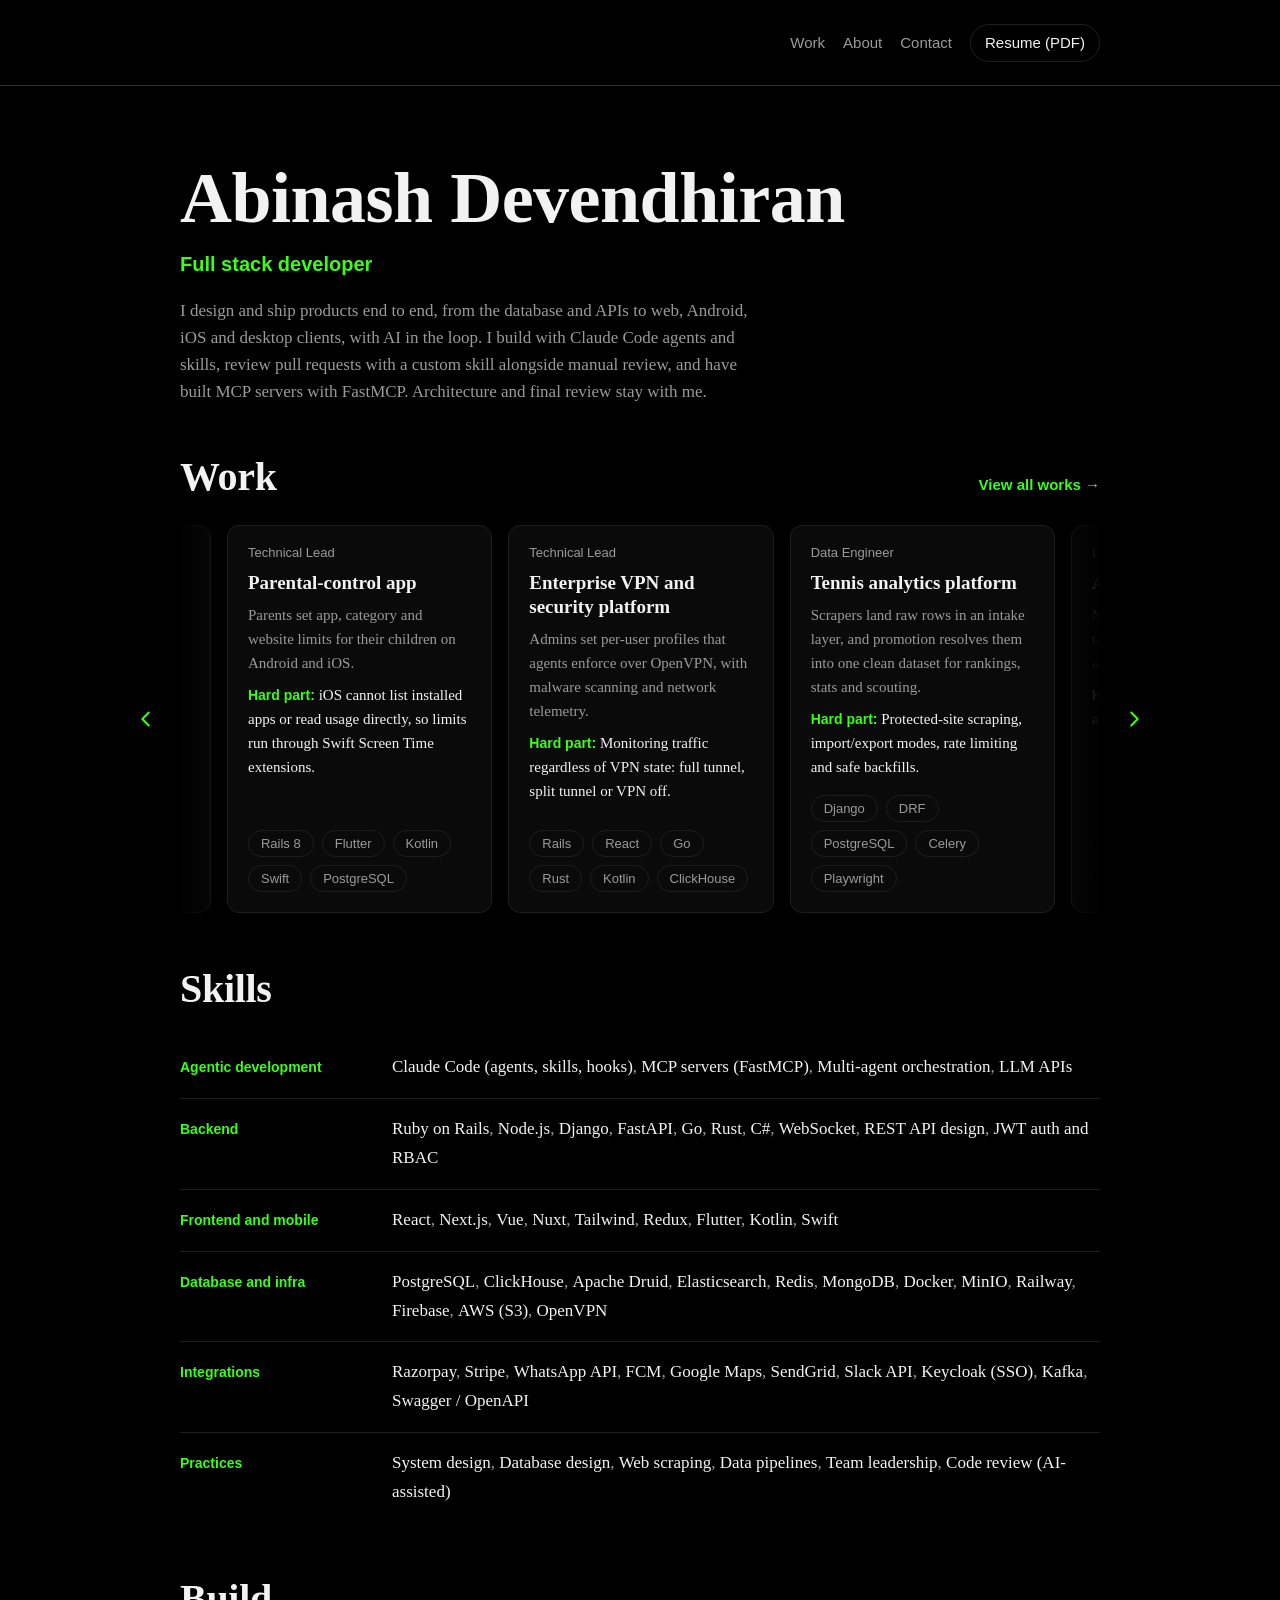
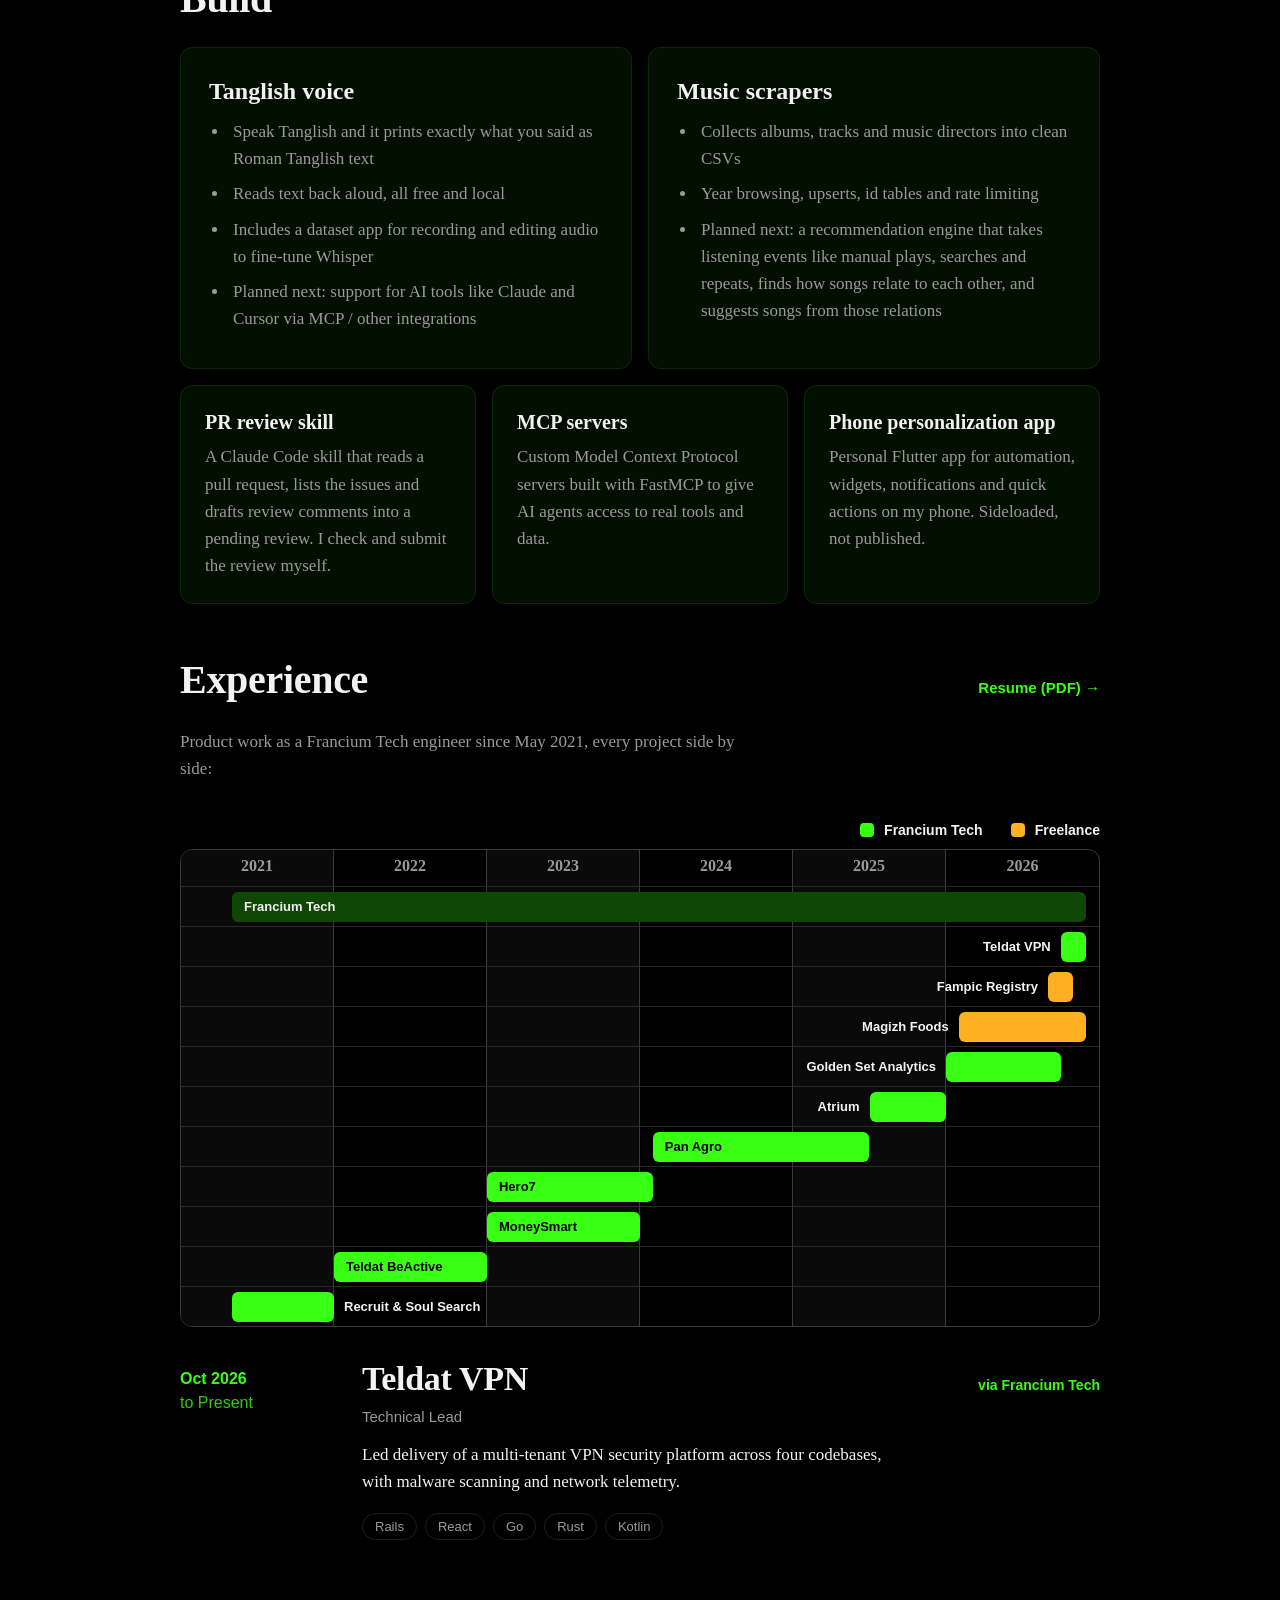
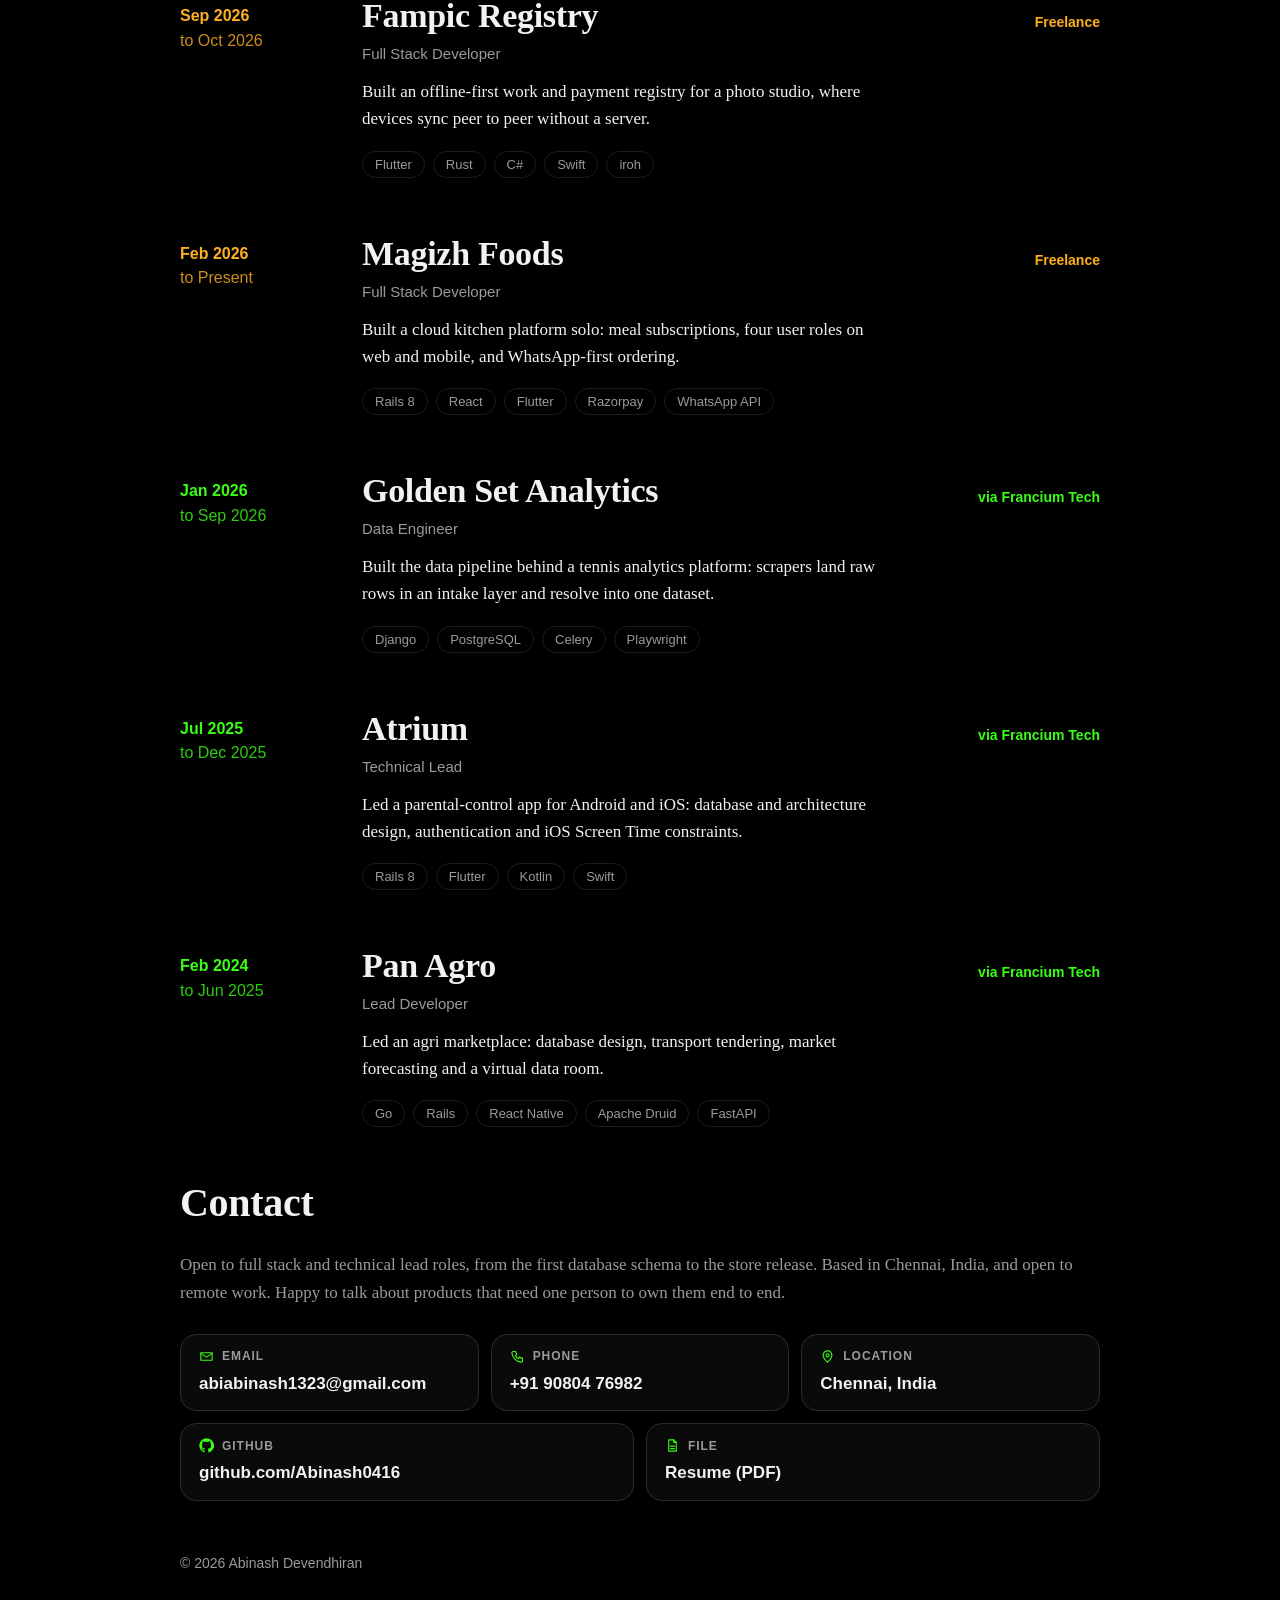
<file: index.html>
<!doctype html>
<html lang="en">
<head>
<meta charset="utf-8">
<meta name="viewport" content="width=device-width, initial-scale=1">
<title>Abinash Devendhiran — Full Stack Developer</title>
<meta name="description" content="Portfolio of Abinash Devendhiran, full stack developer and technical lead.">
<script>document.documentElement.classList.add("js")</script>
<link rel="stylesheet" href="style.css">
</head>
<body>
<header class="top">
  <a class="brand" href="#">Abinash Devendhiran</a>
  <nav aria-label="Primary">
    <a href="works.html">Work</a>
    <a href="about.html">About</a>
    <a href="#contact">Contact</a>
    <a class="pill" href="resume.pdf" target="_blank" rel="noopener">Resume (PDF)</a>
  </nav>
</header>

<main>
  <section class="hero">
    <h1>Abinash Devendhiran</h1>
    <p class="role">Full stack developer</p>
    <p class="lede">I design and ship products end to end, from the database and APIs to web, Android, iOS and desktop clients, with AI in the loop. I build with Claude Code agents and skills, review pull requests with a custom skill alongside manual review, and have built MCP servers with FastMCP. Architecture and final review stay with me.</p>
  </section>

  <section id="work">
    <div class="sec-head">
      <h2 class="title">Work</h2>
      <a class="all" href="works.html">View all works <span aria-hidden="true">→</span></a>
    </div>
    <div class="carousel">
    <button class="chev" type="button" aria-label="Previous projects" data-dir="-1"><svg viewBox="0 0 24 24" width="22" height="22" fill="none" stroke="currentColor" stroke-width="2.2" stroke-linecap="round" stroke-linejoin="round"><path d="M15 5l-7 7 7 7"/></svg></button>
    <div class="track">
    <a class="card" href="works.html#atrium">
      <div class="meta"><span>Technical Lead</span></div>
      <h3>Parental-control app</h3>
      <p>Parents set app, category and website limits for their children on Android and iOS.</p>
      <p class="hard"><strong>Hard part:</strong> iOS cannot list installed apps or read usage directly, so limits run through Swift Screen Time extensions.</p>
      <ul class="tags"><li>Rails 8</li><li>Flutter</li><li>Kotlin</li><li>Swift</li><li>PostgreSQL</li></ul>
    </a>
    <a class="card" href="works.html#teldat">
      <div class="meta"><span>Technical Lead</span></div>
      <h3>Enterprise VPN and security platform</h3>
      <p>Admins set per-user profiles that agents enforce over OpenVPN, with malware scanning and network telemetry.</p>
      <p class="hard"><strong>Hard part:</strong> Monitoring traffic regardless of VPN state: full tunnel, split tunnel or VPN off.</p>
      <ul class="tags"><li>Rails</li><li>React</li><li>Go</li><li>Rust</li><li>Kotlin</li><li>ClickHouse</li></ul>
    </a>
    <a class="card" href="works.html#gsa">
      <div class="meta"><span>Data Engineer</span></div>
      <h3>Tennis analytics platform</h3>
      <p>Scrapers land raw rows in an intake layer, and promotion resolves them into one clean dataset for rankings, stats and scouting.</p>
      <p class="hard"><strong>Hard part:</strong> Protected-site scraping, import/export modes, rate limiting and safe backfills.</p>
      <ul class="tags"><li>Django</li><li>DRF</li><li>PostgreSQL</li><li>Celery</li><li>Playwright</li></ul>
    </a>
    <a class="card" href="works.html#panagro">
      <div class="meta"><span>Lead Developer</span></div>
      <h3>Agri marketplace</h3>
      <p>Marketplace with transport tendering, market data forecasting and a virtual data room.</p>
      <p class="hard"><strong>Hard part:</strong> Forecasting pipeline and a smart-contract based secure flow.</p>
      <ul class="tags"><li>Go</li><li>Rails</li><li>React Native</li><li>Apache Druid</li><li>FastAPI</li></ul>
    </a>
    <a class="card" href="works.html#magizh">
      <div class="meta"><span>Full Stack Developer · Freelance</span></div>
      <h3>Cloud kitchen platform</h3>
      <p>Customers order one-time or subscribe to meal plans, and the kitchen runs everything from an admin portal. Built solo.</p>
      <p class="hard"><strong>Hard part:</strong> Four roles with their own flows, per-meal delivery addresses, and skipping meals inside WhatsApp.</p>
      <ul class="tags"><li>Rails 8</li><li>React</li><li>Flutter</li><li>Razorpay</li><li>WhatsApp API</li></ul>
    </a>
    <a class="card" href="works.html#fampic">
      <div class="meta"><span>Full Stack Developer · Freelance</span></div>
      <h3>Photo studio registry</h3>
      <p>Serverless work and payment registry where every phone and computer holds a full copy of the data.</p>
      <p class="hard"><strong>Hard part:</strong> Peer-to-peer sync with no server: version vectors and Lamport clocks make every device converge.</p>
      <ul class="tags"><li>Flutter</li><li>Rust</li><li>C#</li><li>Swift</li><li>iroh</li></ul>
    </a>
    </div>
    <button class="chev" type="button" aria-label="Next projects" data-dir="1"><svg viewBox="0 0 24 24" width="22" height="22" fill="none" stroke="currentColor" stroke-width="2.2" stroke-linecap="round" stroke-linejoin="round"><path d="M9 5l7 7-7 7"/></svg></button>
    </div>
  </section>

  <section id="skills">
    <h2 class="title">Skills</h2>
    <ul class="skills">
      <li><b>Agentic development</b><ul class="tags"><li>Claude Code (agents, skills, hooks)</li><li>MCP servers (FastMCP)</li><li>Multi-agent orchestration</li><li>LLM APIs</li></ul></li>
      <li><b>Backend</b><ul class="tags"><li>Ruby on Rails</li><li>Node.js</li><li>Django</li><li>FastAPI</li><li>Go</li><li>Rust</li><li>C#</li><li>WebSocket</li><li>REST API design</li><li>JWT auth and RBAC</li></ul></li>
      <li><b>Frontend and mobile</b><ul class="tags"><li>React</li><li>Next.js</li><li>Vue</li><li>Nuxt</li><li>Tailwind</li><li>Redux</li><li>Flutter</li><li>Kotlin</li><li>Swift</li></ul></li>
      <li><b>Database and infra</b><ul class="tags"><li>PostgreSQL</li><li>ClickHouse</li><li>Apache Druid</li><li>Elasticsearch</li><li>Redis</li><li>MongoDB</li><li>Docker</li><li>MinIO</li><li>Railway</li><li>Firebase</li><li>AWS (S3)</li><li>OpenVPN</li></ul></li>
      <li><b>Integrations</b><ul class="tags"><li>Razorpay</li><li>Stripe</li><li>WhatsApp API</li><li>FCM</li><li>Google Maps</li><li>SendGrid</li><li>Slack API</li><li>Keycloak (SSO)</li><li>Kafka</li><li>Swagger / OpenAPI</li></ul></li>
      <li><b>Practices</b><ul class="tags"><li>System design</li><li>Database design</li><li>Web scraping</li><li>Data pipelines</li><li>Team leadership</li><li>Code review (AI-assisted)</li></ul></li>
    </ul>
  </section>

  <section id="build">
    <h2 class="title">Build</h2>
    <div class="build-grid">
      <article class="card build-card wide"><h3>Tanglish voice</h3><ul class="bullets"><li>Speak Tanglish and it prints exactly what you said as Roman Tanglish text</li><li>Reads text back aloud, all free and local</li><li>Includes a dataset app for recording and editing audio to fine-tune Whisper</li><li>Planned next: support for AI tools like Claude and Cursor via MCP / other integrations</li></ul></article>
      <article class="card build-card wide"><h3>Music scrapers</h3><ul class="bullets"><li>Collects albums, tracks and music directors into clean CSVs</li><li>Year browsing, upserts, id tables and rate limiting</li><li>Planned next: a recommendation engine that takes listening events like manual plays, searches and repeats, finds how songs relate to each other, and suggests songs from those relations</li></ul></article>
      <article class="card build-card "><h3>PR review skill</h3><p>A Claude Code skill that reads a pull request, lists the issues and drafts review comments into a pending review. I check and submit the review myself.</p></article>
      <article class="card build-card "><h3>MCP servers</h3><p>Custom Model Context Protocol servers built with FastMCP to give AI agents access to real tools and data.</p></article>
      <article class="card build-card "><h3>Phone personalization app</h3><p>Personal Flutter app for automation, widgets, notifications and quick actions on my phone. Sideloaded, not published.</p></article>
    </div>
  </section>

  <section id="experience">
    <div class="sec-head">
      <h2 class="title">Experience</h2>
      <a class="all" href="resume.pdf" target="_blank" rel="noopener">Resume (PDF) <span aria-hidden="true">→</span></a>
    </div>
    <p class="about-text ex-intro">Product work as a Francium Tech engineer since May 2021, every project side by side:</p>
    <div class="tl">
      <p class="tl-legend"><span class="fr">Francium Tech</span><span class="fl">Freelance</span></p>
      <div class="tl-scroll">
        <div class="tl-chart">
          <div class="tl-years"><span>2021</span><span>2022</span><span>2023</span><span>2024</span><span>2025</span><span>2026</span></div>
        <div class="tl-lane static"><span class="tl-bar base" style="left:5.556%;width:93.056%">Francium Tech</span></div>
        <a class="tl-lane" data-id="teldat" href="#ex-teldat"><span class="tl-out" style="right:4.167%">Teldat VPN</span><span class="tl-bar fr" style="left:95.833%;width:2.778%"></span></a>
        <a class="tl-lane" data-id="fampic" href="#ex-fampic"><span class="tl-out" style="right:5.556%">Fampic Registry</span><span class="tl-bar fl" style="left:94.444%;width:2.778%"></span></a>
        <a class="tl-lane" data-id="magizh" href="#ex-magizh"><span class="tl-out" style="right:15.278%">Magizh Foods</span><span class="tl-bar fl" style="left:84.722%;width:13.889%"></span></a>
        <a class="tl-lane" data-id="gsa" href="#ex-gsa"><span class="tl-out" style="right:16.667%">Golden Set Analytics</span><span class="tl-bar fr" style="left:83.333%;width:12.500%"></span></a>
        <a class="tl-lane" data-id="atrium" href="#ex-atrium"><span class="tl-out" style="right:25.000%">Atrium</span><span class="tl-bar fr" style="left:75.000%;width:8.333%"></span></a>
        <a class="tl-lane" data-id="panagro" href="#ex-panagro"><span class="tl-bar fr" style="left:51.389%;width:23.611%">Pan Agro</span></a>
        <a class="tl-lane" href="works.html#earlier"><span class="tl-bar fr" style="left:33.333%;width:18.056%">Hero7</span></a>
        <a class="tl-lane" href="works.html#earlier"><span class="tl-bar fr" style="left:33.333%;width:16.667%">MoneySmart</span></a>
        <a class="tl-lane" href="works.html#earlier"><span class="tl-bar fr" style="left:16.667%;width:16.667%">Teldat BeActive</span></a>
        <a class="tl-lane" href="works.html#earlier"><span class="tl-bar fr" style="left:5.556%;width:11.111%"></span><span class="tl-out right" style="left:16.667%">Recruit &amp; Soul Search</span></a>
        </div>
      </div>
    </div>
    <div class="ex-list">
    <article class="ex-item fr" id="ex-teldat" data-id="teldat">
      <p class="ex-when"><span>Oct 2026</span><span>to Present</span></p>
      <div>
        <div class="ex-head"><h3>Teldat VPN</h3><span class="ex-via">via Francium Tech</span></div>
        <p class="ex-meta">Technical Lead</p>
        <p class="ex-desc">Led delivery of a multi-tenant VPN security platform across four codebases, with malware scanning and network telemetry.</p>
        <ul class="tags"><li>Rails</li><li>React</li><li>Go</li><li>Rust</li><li>Kotlin</li></ul>
      </div>
    </article>
    <article class="ex-item fl" id="ex-fampic" data-id="fampic">
      <p class="ex-when"><span>Sep 2026</span><span>to Oct 2026</span></p>
      <div>
        <div class="ex-head"><h3>Fampic Registry</h3><span class="ex-via">Freelance</span></div>
        <p class="ex-meta">Full Stack Developer</p>
        <p class="ex-desc">Built an offline-first work and payment registry for a photo studio, where devices sync peer to peer without a server.</p>
        <ul class="tags"><li>Flutter</li><li>Rust</li><li>C#</li><li>Swift</li><li>iroh</li></ul>
      </div>
    </article>
    <article class="ex-item fl" id="ex-magizh" data-id="magizh">
      <p class="ex-when"><span>Feb 2026</span><span>to Present</span></p>
      <div>
        <div class="ex-head"><h3>Magizh Foods</h3><span class="ex-via">Freelance</span></div>
        <p class="ex-meta">Full Stack Developer</p>
        <p class="ex-desc">Built a cloud kitchen platform solo: meal subscriptions, four user roles on web and mobile, and WhatsApp-first ordering.</p>
        <ul class="tags"><li>Rails 8</li><li>React</li><li>Flutter</li><li>Razorpay</li><li>WhatsApp API</li></ul>
      </div>
    </article>
    <article class="ex-item fr" id="ex-gsa" data-id="gsa">
      <p class="ex-when"><span>Jan 2026</span><span>to Sep 2026</span></p>
      <div>
        <div class="ex-head"><h3>Golden Set Analytics</h3><span class="ex-via">via Francium Tech</span></div>
        <p class="ex-meta">Data Engineer</p>
        <p class="ex-desc">Built the data pipeline behind a tennis analytics platform: scrapers land raw rows in an intake layer and resolve into one dataset.</p>
        <ul class="tags"><li>Django</li><li>PostgreSQL</li><li>Celery</li><li>Playwright</li></ul>
      </div>
    </article>
    <article class="ex-item fr" id="ex-atrium" data-id="atrium">
      <p class="ex-when"><span>Jul 2025</span><span>to Dec 2025</span></p>
      <div>
        <div class="ex-head"><h3>Atrium</h3><span class="ex-via">via Francium Tech</span></div>
        <p class="ex-meta">Technical Lead</p>
        <p class="ex-desc">Led a parental-control app for Android and iOS: database and architecture design, authentication and iOS Screen Time constraints.</p>
        <ul class="tags"><li>Rails 8</li><li>Flutter</li><li>Kotlin</li><li>Swift</li></ul>
      </div>
    </article>
    <article class="ex-item fr" id="ex-panagro" data-id="panagro">
      <p class="ex-when"><span>Feb 2024</span><span>to Jun 2025</span></p>
      <div>
        <div class="ex-head"><h3>Pan Agro</h3><span class="ex-via">via Francium Tech</span></div>
        <p class="ex-meta">Lead Developer</p>
        <p class="ex-desc">Led an agri marketplace: database design, transport tendering, market forecasting and a virtual data room.</p>
        <ul class="tags"><li>Go</li><li>Rails</li><li>React Native</li><li>Apache Druid</li><li>FastAPI</li></ul>
      </div>
    </article>
    </div>
  </section>

  <section id="contact">
    <h2 class="title">Contact</h2>
    <p class="about-text contact-text">Open to full stack and technical lead roles, from the first database schema to the store release. Based in Chennai, India, and open to remote work. Happy to talk about products that need one person to own them end to end.</p>
    <div class="badges">
      <a class="badge" href="mailto:abiabinash1323@gmail.com" title="abiabinash1323@gmail.com"><span class="b-top"><svg viewBox="0 0 24 24" width="20" height="20" fill="none" stroke="currentColor" stroke-width="1.8" stroke-linecap="round" stroke-linejoin="round" aria-hidden="true"><path d="M3 6h18v12H3z"/><path d="m3 7 9 6 9-6"/></svg><span class="b-label">Email</span></span><span class="b-val">abiabinash1323@gmail.com</span></a>
      <a class="badge" href="tel:+919080476982" title="+91 90804 76982"><span class="b-top"><svg viewBox="0 0 24 24" width="20" height="20" fill="none" stroke="currentColor" stroke-width="1.8" stroke-linecap="round" stroke-linejoin="round" aria-hidden="true"><path d="M5 4h4l2 5-2.5 1.5a11 11 0 0 0 5 5L15 13l5 2v4a2 2 0 0 1-2 2A16 16 0 0 1 3 6a2 2 0 0 1 2-2z"/></svg><span class="b-label">Phone</span></span><span class="b-val">+91 90804 76982</span></a>
      <a class="badge" href="https://www.google.com/maps/search/?api=1&amp;query=Chennai%2C+India" target="_blank" rel="noopener" title="Chennai, India"><span class="b-top"><svg viewBox="0 0 24 24" width="20" height="20" fill="none" stroke="currentColor" stroke-width="1.8" stroke-linecap="round" stroke-linejoin="round" aria-hidden="true"><path d="M12 21s-7-6.2-7-11a7 7 0 0 1 14 0c0 4.8-7 11-7 11z"/><circle cx="12" cy="10" r="2.5"/></svg><span class="b-label">Location</span></span><span class="b-val">Chennai, India</span></a>
      <a class="badge" href="https://github.com/Abinash0416" target="_blank" rel="noopener" title="github.com/Abinash0416"><span class="b-top"><svg viewBox="0 0 24 24" width="20" height="20" fill="currentColor" aria-hidden="true"><path d="M12 .5a11.5 11.5 0 0 0-3.64 22.41c.58.1.79-.25.79-.56v-2c-3.2.7-3.88-1.37-3.88-1.37-.52-1.33-1.28-1.69-1.28-1.69-1.05-.72.08-.7.08-.7 1.15.08 1.76 1.19 1.76 1.19 1.03 1.76 2.7 1.25 3.36.96.1-.75.4-1.25.73-1.54-2.56-.29-5.25-1.28-5.25-5.7 0-1.26.45-2.29 1.18-3.1-.12-.29-.51-1.46.11-3.05 0 0 .97-.31 3.17 1.18a11 11 0 0 1 5.77 0c2.2-1.49 3.17-1.18 3.17-1.18.62 1.59.23 2.76.11 3.05.74.81 1.18 1.84 1.18 3.1 0 4.43-2.7 5.4-5.27 5.69.41.36.78 1.06.78 2.14v3.17c0 .31.21.67.8.56A11.5 11.5 0 0 0 12 .5z"/></svg><span class="b-label">GitHub</span></span><span class="b-val">github.com/Abinash0416</span></a>
      <a class="badge" href="resume.pdf" target="_blank" rel="noopener" title="Download PDF"><span class="b-top"><svg viewBox="0 0 24 24" width="20" height="20" fill="none" stroke="currentColor" stroke-width="1.8" stroke-linecap="round" stroke-linejoin="round" aria-hidden="true"><path d="M6 3h8l4 4v14H6z"/><path d="M14 3v4h4"/><path d="M9 13h6M9 17h6"/></svg><span class="b-label">File</span></span><span class="b-val">Resume (PDF)</span></a>
    </div>
  </section>
</main>

<footer><p>© 2026 Abinash Devendhiran</p></footer>
<script>
const title = document.querySelector(".hero h1");
new IntersectionObserver(([e]) => {
  document.documentElement.classList.toggle("scrolled", !e.isIntersecting);
}, { rootMargin: "-64px 0px 0px 0px" }).observe(title);

const track = document.querySelector(".track");
const chevs = document.querySelectorAll(".chev");
const originals = [...track.children];
const before = originals.map(c => c.cloneNode(true));
const after = originals.map(c => c.cloneNode(true));
[...before, ...after].forEach(c => c.setAttribute("aria-hidden", "true"));
before.forEach(c => track.insertBefore(c, originals[0]));
after.forEach(c => track.appendChild(c));

const step = () => originals[1].offsetLeft - originals[0].offsetLeft;
const setWidth = () => step() * originals.length;
const start = () => originals[0].offsetLeft - track.offsetLeft - parseFloat(getComputedStyle(track).paddingLeft);
const center = () => { track.style.scrollBehavior = "auto"; track.scrollLeft = start(); track.style.scrollBehavior = ""; };

let settle;
const recenter = () => {
  const s0 = start();
  const w = setWidth();
  if (track.scrollLeft < s0 - w / 2 || track.scrollLeft >= s0 + w / 2) {
    const shift = track.scrollLeft < s0 ? w : -w;
    track.style.scrollSnapType = "none";
    track.scrollLeft += shift;
    track.style.scrollSnapType = "";
  }
};
track.addEventListener("scroll", () => {
  track.classList.add("scrolling");
  clearTimeout(settle);
  settle = setTimeout(() => { recenter(); track.classList.remove("scrolling"); }, 140);
}, { passive: true });
chevs.forEach(b => b.addEventListener("click", () => track.scrollBy({ left: step() * b.dataset.dir, behavior: "smooth" })));
window.addEventListener("resize", center);
center();

const tl = document.querySelector(".tl");
document.querySelectorAll(".ex-item").forEach(item => {
  const bar = () => tl.querySelector('.tl-lane[data-id="' + item.dataset.id + '"]');
  const on = () => { tl.classList.add("focus"); bar().classList.add("on"); };
  const off = () => { tl.classList.remove("focus"); bar().classList.remove("on"); };
  item.addEventListener("mouseenter", on);
  item.addEventListener("mouseleave", off);
});

const navBar = document.querySelector(".top");
const setNav = () => document.documentElement.style.setProperty("--nav-h", navBar.offsetHeight + "px");
setNav();
window.addEventListener("resize", setNav);
</script>
</body>
</html>
</file>
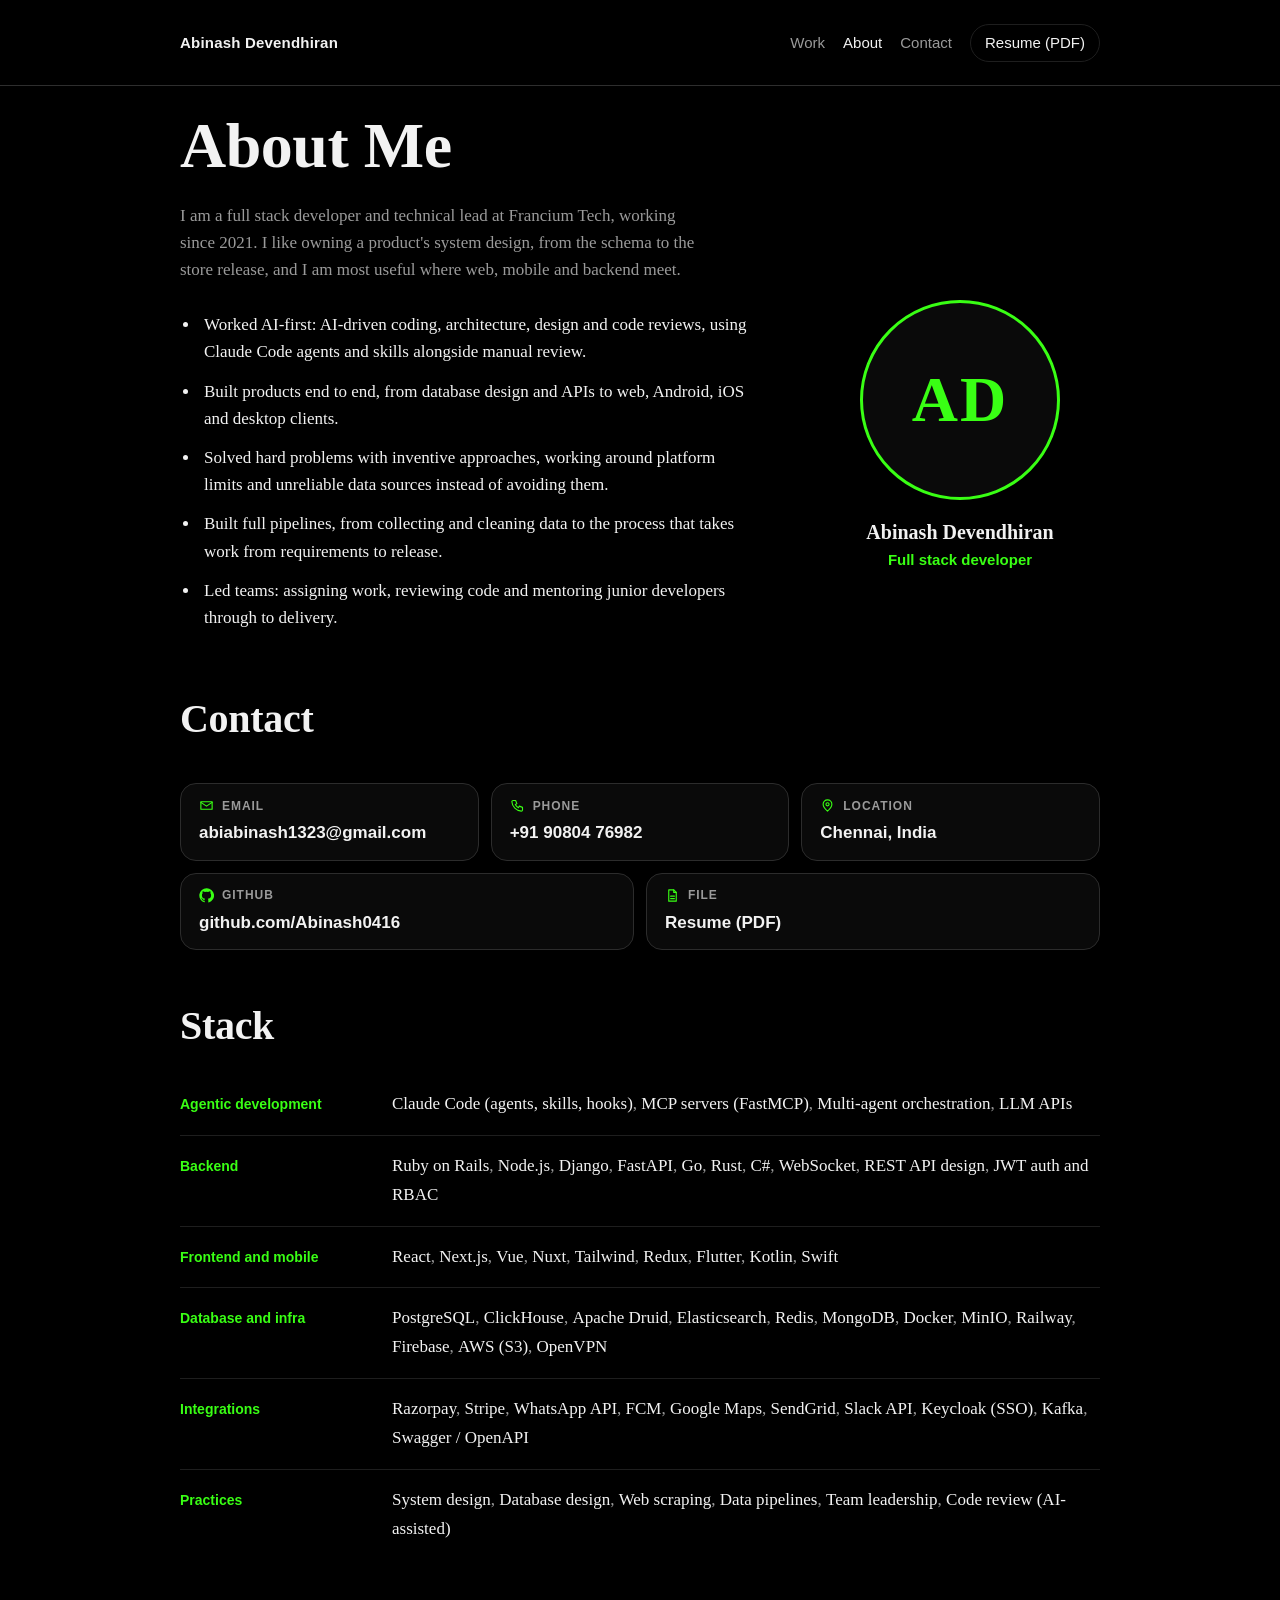
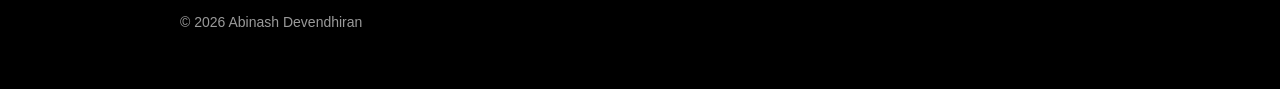
<file: about.html>
<!doctype html>
<html lang="en">
<head>
<meta charset="utf-8">
<meta name="viewport" content="width=device-width, initial-scale=1">
<title>About — Abinash Devendhiran</title>
<meta name="description" content="About Abinash Devendhiran, full stack developer and technical lead.">
<link rel="stylesheet" href="style.css">
</head>
<body>
<header class="top">
  <a class="brand" href="index.html">Abinash Devendhiran</a>
  <nav aria-label="Primary">
    <a href="works.html">Work</a>
    <a href="about.html" aria-current="page">About</a>
    <a href="#contact">Contact</a>
    <a class="pill" href="resume.pdf" target="_blank" rel="noopener">Resume (PDF)</a>
  </nav>
</header>

<main>
  <section class="about-intro">
    <div class="about-grid">
      <div class="about-copy">
        <h1>About Me</h1>
        <p class="lede">I am a full stack developer and technical lead at Francium Tech, working since 2021. I like owning a product's system design, from the schema to the store release, and I am most useful where web, mobile and backend meet.</p>
        <ul class="bullets about-bullets">
        <li>Worked AI-first: AI-driven coding, architecture, design and code reviews, using Claude Code agents and skills alongside manual review.</li>
        <li>Built products end to end, from database design and APIs to web, Android, iOS and desktop clients.</li>
        <li>Solved hard problems with inventive approaches, working around platform limits and unreliable data sources instead of avoiding them.</li>
        <li>Built full pipelines, from collecting and cleaning data to the process that takes work from requirements to release.</li>
        <li>Led teams: assigning work, reviewing code and mentoring junior developers through to delivery.</li>
        </ul>
      </div>
      <aside class="about-card">
        <div class="avatar" role="img" aria-label="Avatar with the initials AD">AD</div>
        <p class="about-name">Abinash Devendhiran</p>
        <p class="about-role">Full stack developer</p>
      </aside>
    </div>
  </section>

  <section id="contact">
    <h2 class="title">Contact</h2>
    <div class="badges">
      <a class="badge" href="mailto:abiabinash1323@gmail.com" title="abiabinash1323@gmail.com"><span class="b-top"><svg viewBox="0 0 24 24" width="20" height="20" fill="none" stroke="currentColor" stroke-width="1.8" stroke-linecap="round" stroke-linejoin="round" aria-hidden="true"><path d="M3 6h18v12H3z"/><path d="m3 7 9 6 9-6"/></svg><span class="b-label">Email</span></span><span class="b-val">abiabinash1323@gmail.com</span></a>
      <a class="badge" href="tel:+919080476982" title="+91 90804 76982"><span class="b-top"><svg viewBox="0 0 24 24" width="20" height="20" fill="none" stroke="currentColor" stroke-width="1.8" stroke-linecap="round" stroke-linejoin="round" aria-hidden="true"><path d="M5 4h4l2 5-2.5 1.5a11 11 0 0 0 5 5L15 13l5 2v4a2 2 0 0 1-2 2A16 16 0 0 1 3 6a2 2 0 0 1 2-2z"/></svg><span class="b-label">Phone</span></span><span class="b-val">+91 90804 76982</span></a>
      <a class="badge" href="https://www.google.com/maps/search/?api=1&amp;query=Chennai%2C+India" target="_blank" rel="noopener" title="Chennai, India"><span class="b-top"><svg viewBox="0 0 24 24" width="20" height="20" fill="none" stroke="currentColor" stroke-width="1.8" stroke-linecap="round" stroke-linejoin="round" aria-hidden="true"><path d="M12 21s-7-6.2-7-11a7 7 0 0 1 14 0c0 4.8-7 11-7 11z"/><circle cx="12" cy="10" r="2.5"/></svg><span class="b-label">Location</span></span><span class="b-val">Chennai, India</span></a>
      <a class="badge" href="https://github.com/Abinash0416" target="_blank" rel="noopener" title="github.com/Abinash0416"><span class="b-top"><svg viewBox="0 0 24 24" width="20" height="20" fill="currentColor" aria-hidden="true"><path d="M12 .5a11.5 11.5 0 0 0-3.64 22.41c.58.1.79-.25.79-.56v-2c-3.2.7-3.88-1.37-3.88-1.37-.52-1.33-1.28-1.69-1.28-1.69-1.05-.72.08-.7.08-.7 1.15.08 1.76 1.19 1.76 1.19 1.03 1.76 2.7 1.25 3.36.96.1-.75.4-1.25.73-1.54-2.56-.29-5.25-1.28-5.25-5.7 0-1.26.45-2.29 1.18-3.1-.12-.29-.51-1.46.11-3.05 0 0 .97-.31 3.17 1.18a11 11 0 0 1 5.77 0c2.2-1.49 3.17-1.18 3.17-1.18.62 1.59.23 2.76.11 3.05.74.81 1.18 1.84 1.18 3.1 0 4.43-2.7 5.4-5.27 5.69.41.36.78 1.06.78 2.14v3.17c0 .31.21.67.8.56A11.5 11.5 0 0 0 12 .5z"/></svg><span class="b-label">GitHub</span></span><span class="b-val">github.com/Abinash0416</span></a>
      <a class="badge" href="resume.pdf" target="_blank" rel="noopener" title="Download PDF"><span class="b-top"><svg viewBox="0 0 24 24" width="20" height="20" fill="none" stroke="currentColor" stroke-width="1.8" stroke-linecap="round" stroke-linejoin="round" aria-hidden="true"><path d="M6 3h8l4 4v14H6z"/><path d="M14 3v4h4"/><path d="M9 13h6M9 17h6"/></svg><span class="b-label">File</span></span><span class="b-val">Resume (PDF)</span></a>
    </div>
  </section>

  <section id="skills">
    <h2 class="title">Stack</h2>
    <ul class="skills">
      <li><b>Agentic development</b><ul class="tags"><li>Claude Code (agents, skills, hooks)</li><li>MCP servers (FastMCP)</li><li>Multi-agent orchestration</li><li>LLM APIs</li></ul></li>
      <li><b>Backend</b><ul class="tags"><li>Ruby on Rails</li><li>Node.js</li><li>Django</li><li>FastAPI</li><li>Go</li><li>Rust</li><li>C#</li><li>WebSocket</li><li>REST API design</li><li>JWT auth and RBAC</li></ul></li>
      <li><b>Frontend and mobile</b><ul class="tags"><li>React</li><li>Next.js</li><li>Vue</li><li>Nuxt</li><li>Tailwind</li><li>Redux</li><li>Flutter</li><li>Kotlin</li><li>Swift</li></ul></li>
      <li><b>Database and infra</b><ul class="tags"><li>PostgreSQL</li><li>ClickHouse</li><li>Apache Druid</li><li>Elasticsearch</li><li>Redis</li><li>MongoDB</li><li>Docker</li><li>MinIO</li><li>Railway</li><li>Firebase</li><li>AWS (S3)</li><li>OpenVPN</li></ul></li>
      <li><b>Integrations</b><ul class="tags"><li>Razorpay</li><li>Stripe</li><li>WhatsApp API</li><li>FCM</li><li>Google Maps</li><li>SendGrid</li><li>Slack API</li><li>Keycloak (SSO)</li><li>Kafka</li><li>Swagger / OpenAPI</li></ul></li>
      <li><b>Practices</b><ul class="tags"><li>System design</li><li>Database design</li><li>Web scraping</li><li>Data pipelines</li><li>Team leadership</li><li>Code review (AI-assisted)</li></ul></li>
    </ul>
  </section>
</main>

<footer><p>© 2026 Abinash Devendhiran</p></footer>
<script>
const navBar = document.querySelector(".top");
const setNav = () => document.documentElement.style.setProperty("--nav-h", navBar.offsetHeight + "px");
setNav();
window.addEventListener("resize", setNav);
</script>
</body>
</html>
</file>
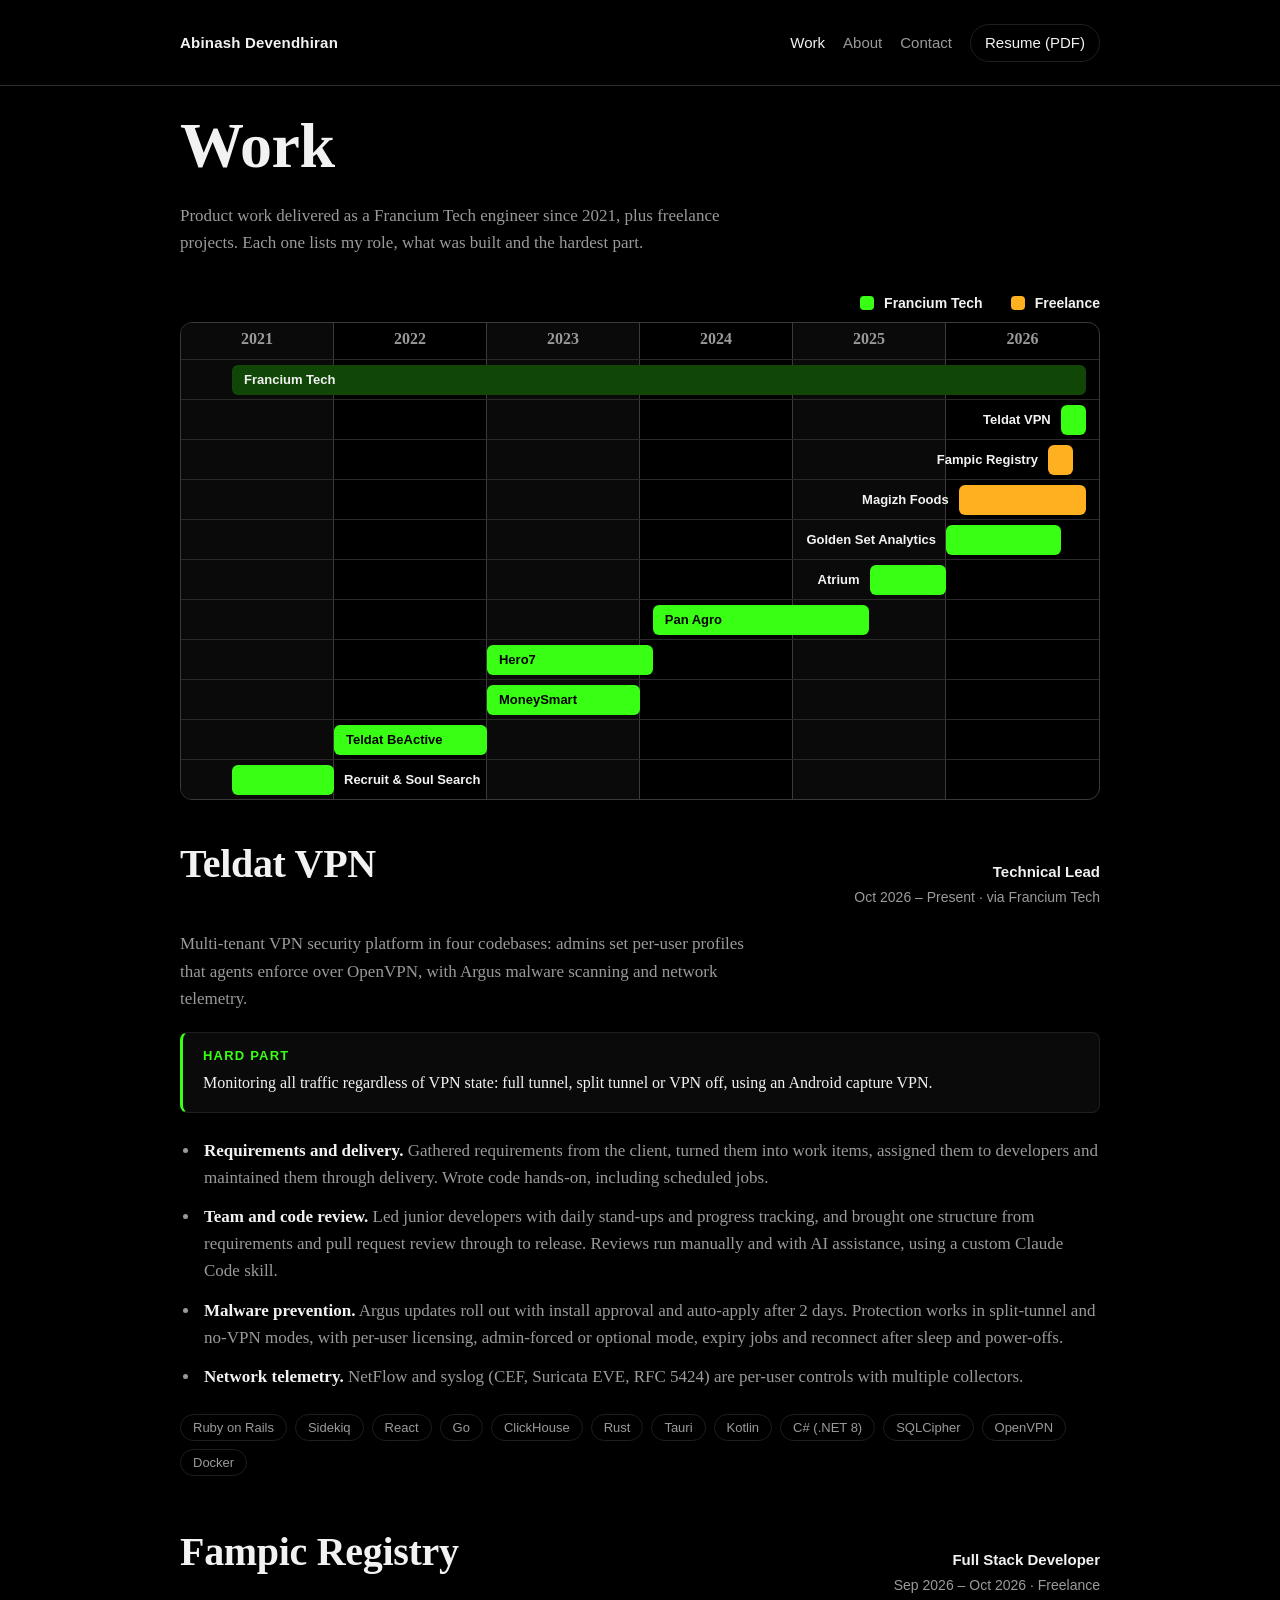
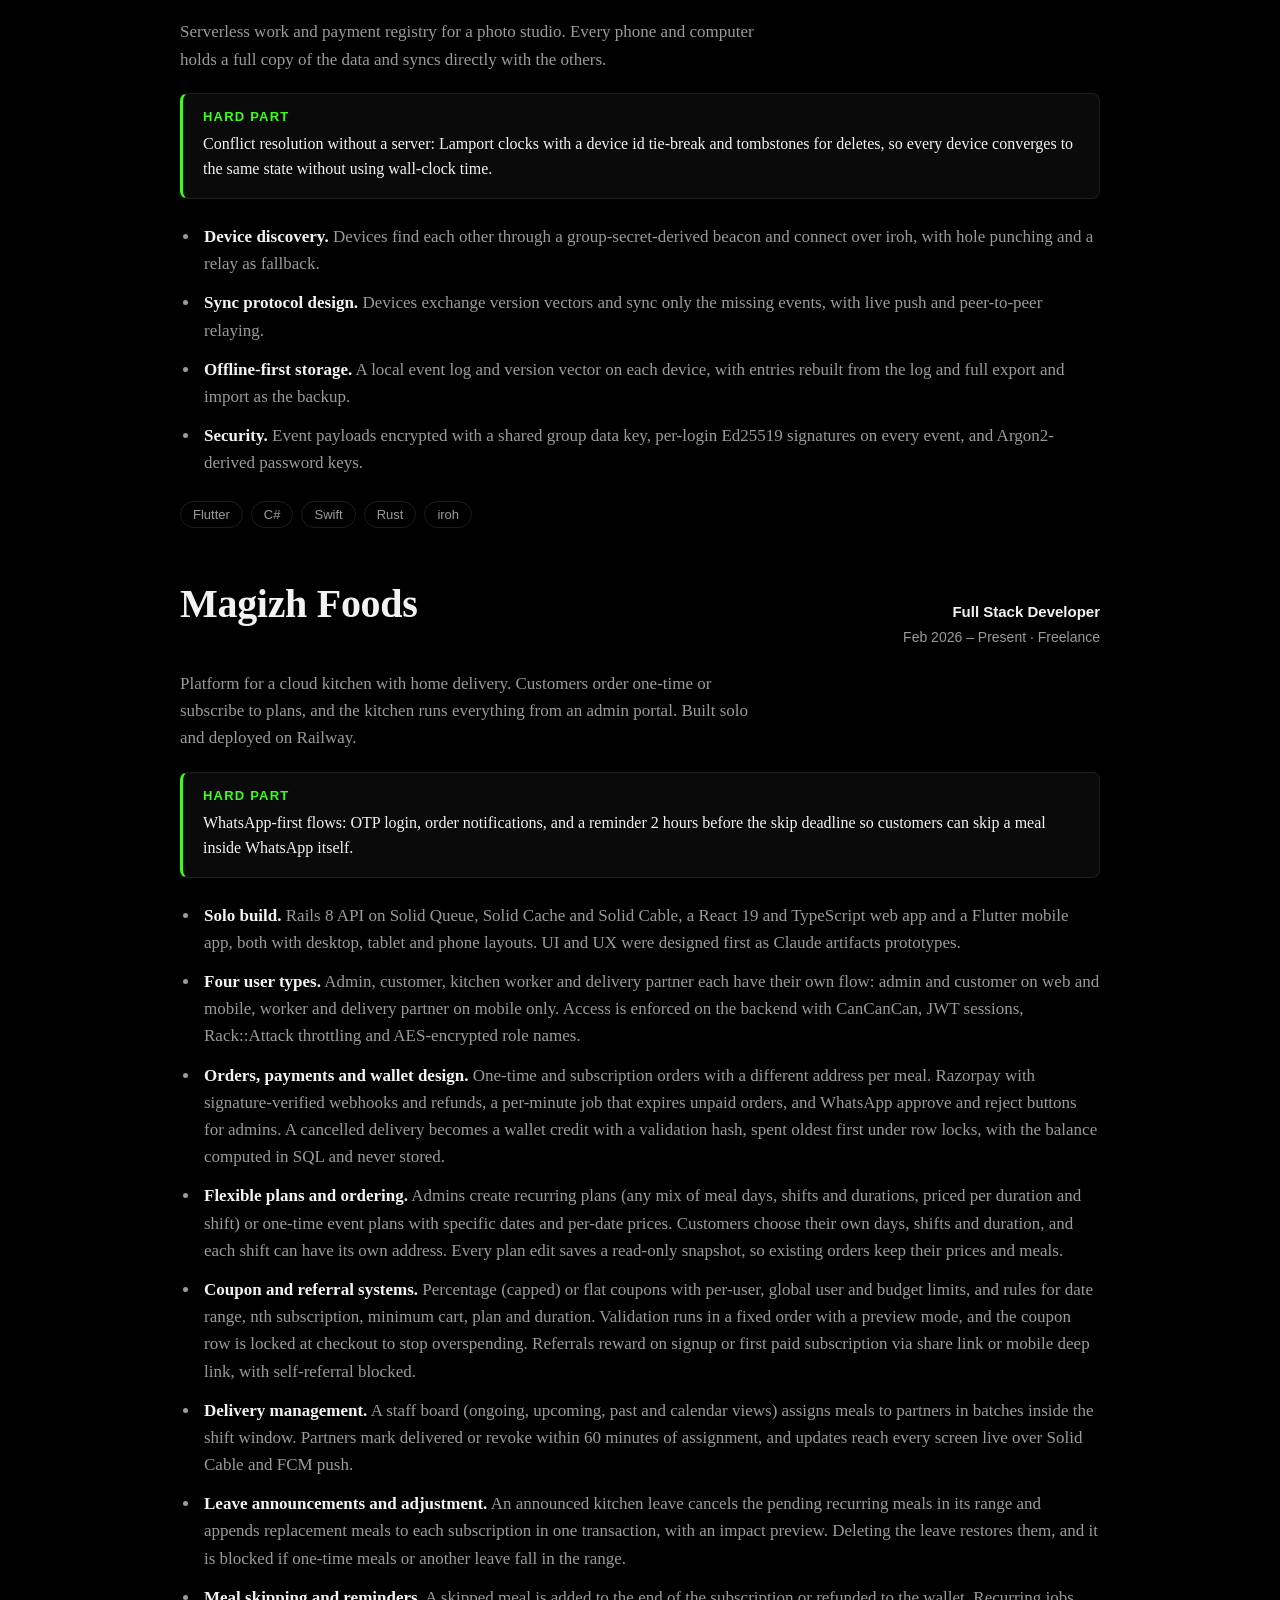
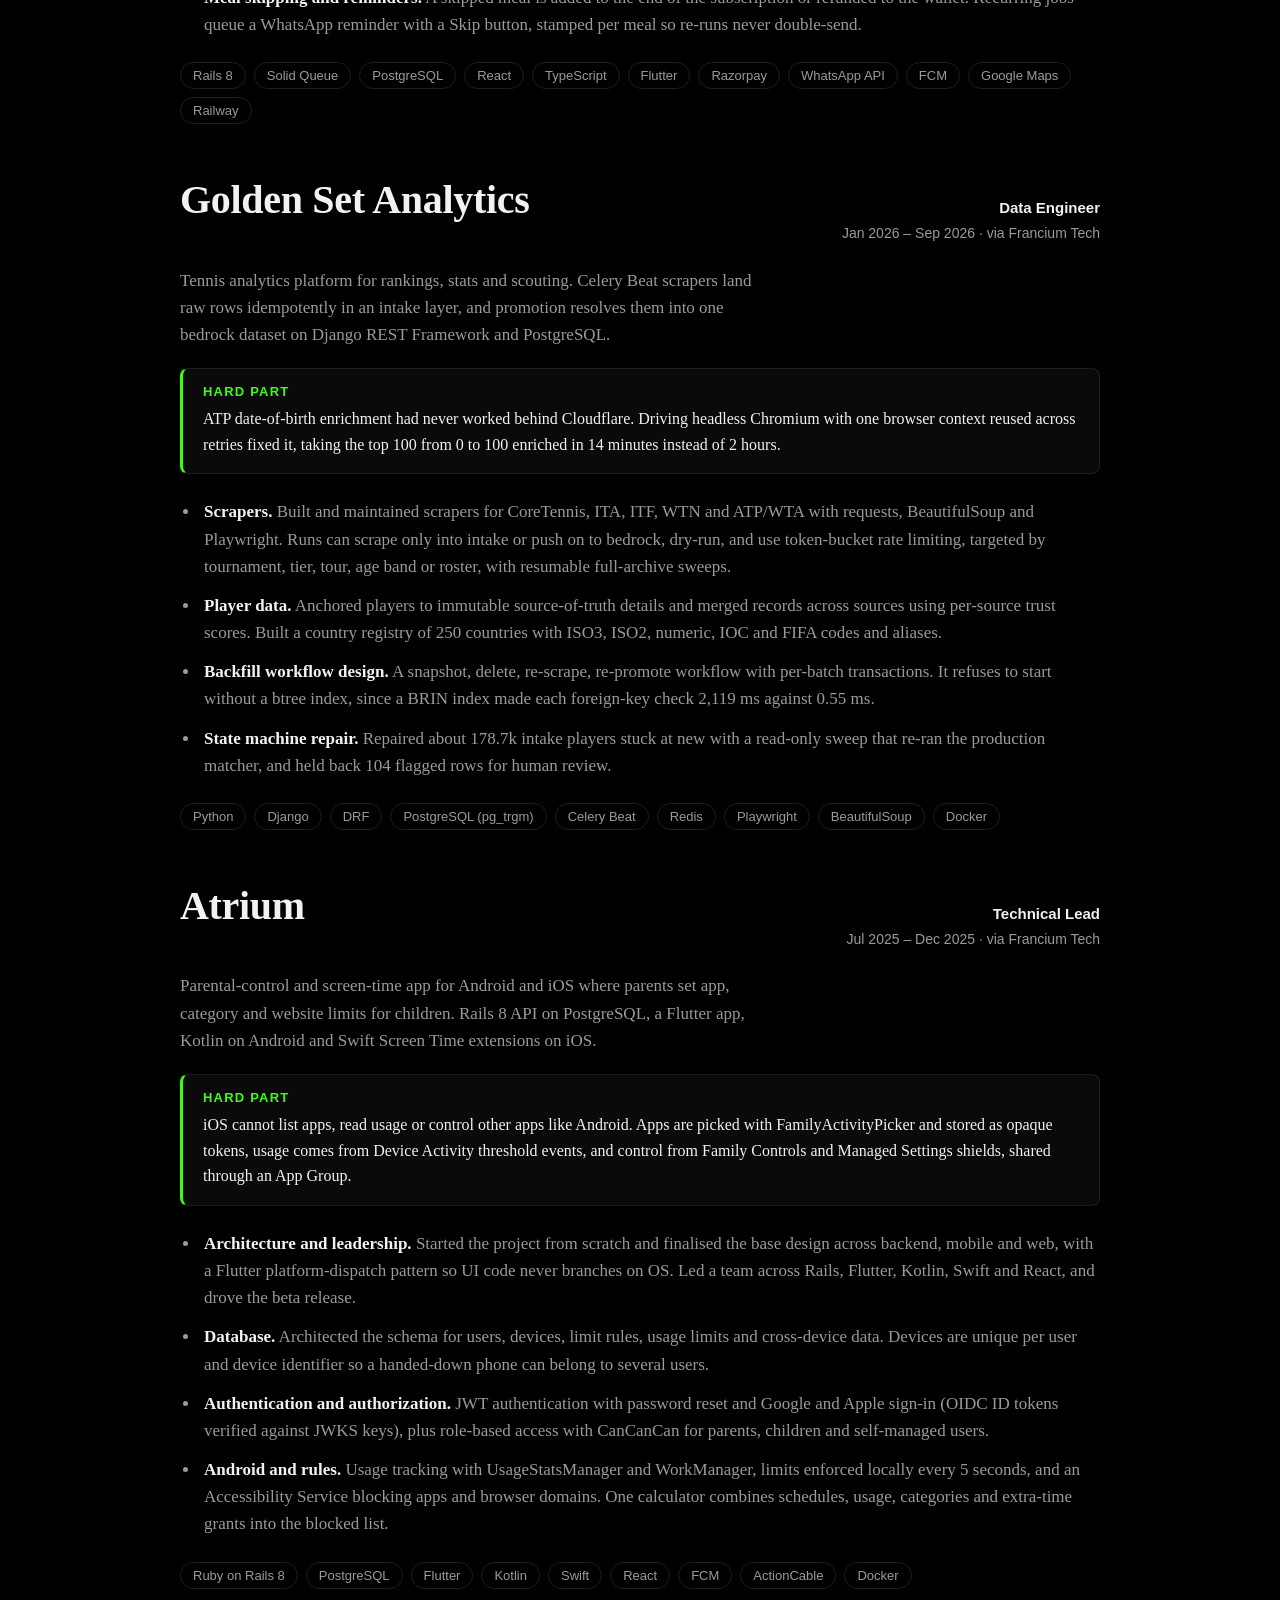
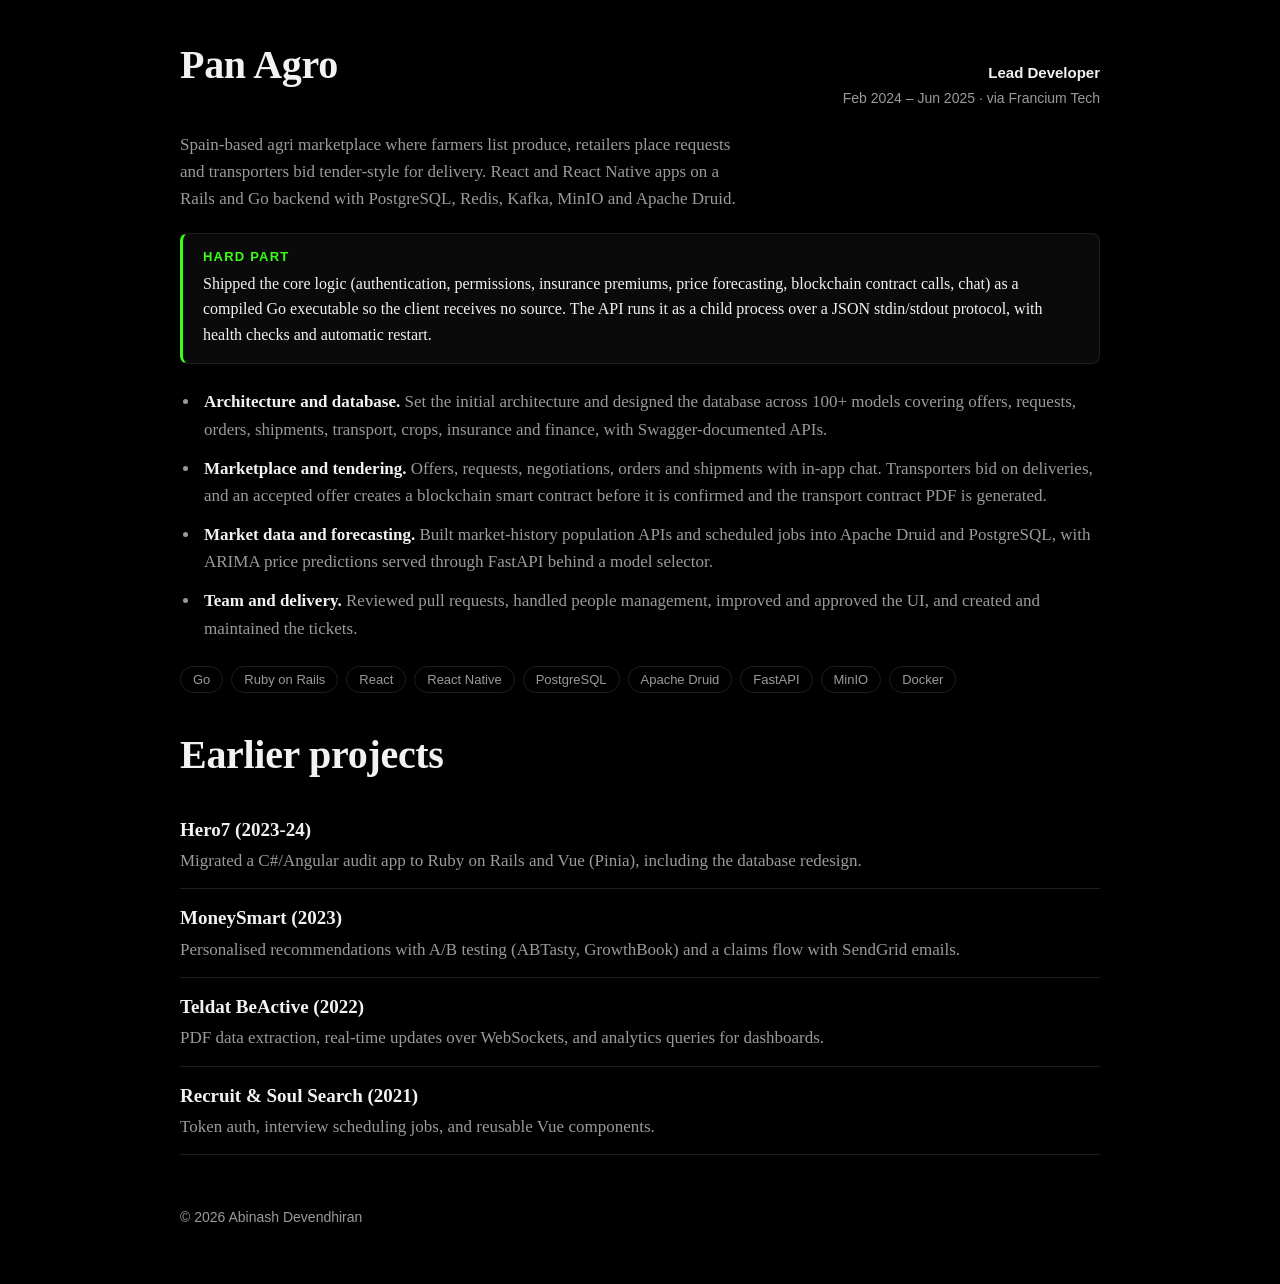
<file: works.html>
<!doctype html>
<html lang="en">
<head>
<meta charset="utf-8">
<meta name="viewport" content="width=device-width, initial-scale=1">
<title>Work — Abinash Devendhiran</title>
<meta name="description" content="Projects by Abinash Devendhiran, full stack developer: VPN security, data engineering, mobile and marketplace platforms.">
<link rel="stylesheet" href="style.css">
</head>
<body>
<header class="top">
  <a class="brand" href="index.html">Abinash Devendhiran</a>
  <nav aria-label="Primary">
    <a href="works.html" aria-current="page">Work</a>
    <a href="about.html">About</a>
    <a href="index.html#contact">Contact</a>
    <a class="pill" href="resume.pdf" target="_blank" rel="noopener">Resume (PDF)</a>
  </nav>
</header>

<main>
  <section class="hero works-hero">
    <h1>Work</h1>
    <p class="lede">Product work delivered as a Francium Tech engineer since 2021, plus freelance projects. Each one lists my role, what was built and the hardest part.</p>
    <div class="tl">
      <p class="tl-legend"><span class="fr">Francium Tech</span><span class="fl">Freelance</span></p>
      <div class="tl-scroll">
        <div class="tl-chart">
          <div class="tl-years"><span>2021</span><span>2022</span><span>2023</span><span>2024</span><span>2025</span><span>2026</span></div>
        <div class="tl-lane static"><span class="tl-bar base" style="left:5.556%;width:93.056%">Francium Tech</span></div>
        <a class="tl-lane" data-id="teldat" href="#teldat"><span class="tl-out" style="right:4.167%">Teldat VPN</span><span class="tl-bar fr" style="left:95.833%;width:2.778%"></span></a>
        <a class="tl-lane" data-id="fampic" href="#fampic"><span class="tl-out" style="right:5.556%">Fampic Registry</span><span class="tl-bar fl" style="left:94.444%;width:2.778%"></span></a>
        <a class="tl-lane" data-id="magizh" href="#magizh"><span class="tl-out" style="right:15.278%">Magizh Foods</span><span class="tl-bar fl" style="left:84.722%;width:13.889%"></span></a>
        <a class="tl-lane" data-id="gsa" href="#gsa"><span class="tl-out" style="right:16.667%">Golden Set Analytics</span><span class="tl-bar fr" style="left:83.333%;width:12.500%"></span></a>
        <a class="tl-lane" data-id="atrium" href="#atrium"><span class="tl-out" style="right:25.000%">Atrium</span><span class="tl-bar fr" style="left:75.000%;width:8.333%"></span></a>
        <a class="tl-lane" data-id="panagro" href="#panagro"><span class="tl-bar fr" style="left:51.389%;width:23.611%">Pan Agro</span></a>
        <a class="tl-lane" href="#earlier"><span class="tl-bar fr" style="left:33.333%;width:18.056%">Hero7</span></a>
        <a class="tl-lane" href="#earlier"><span class="tl-bar fr" style="left:33.333%;width:16.667%">MoneySmart</span></a>
        <a class="tl-lane" href="#earlier"><span class="tl-bar fr" style="left:16.667%;width:16.667%">Teldat BeActive</span></a>
        <a class="tl-lane" href="#earlier"><span class="tl-bar fr" style="left:5.556%;width:11.111%"></span><span class="tl-out right" style="left:16.667%">Recruit &amp; Soul Search</span></a>
        </div>
      </div>
    </div>
  </section>

  <section class="case" id="teldat">
    <div class="case-head">
      <h2 class="title">Teldat VPN</h2>
      <p class="case-meta"><strong>Technical Lead</strong><span>Oct 2026 – Present · via Francium Tech</span></p>
    </div>
    <p class="about-text">Multi-tenant VPN security platform in four codebases: admins set per-user profiles that agents enforce over OpenVPN, with Argus malware scanning and network telemetry.</p>
    <p class="hard-box"><strong>Hard part</strong>Monitoring all traffic regardless of VPN state: full tunnel, split tunnel or VPN off, using an Android capture VPN.</p>
    <ul class="dots">
        <li><strong>Requirements and delivery.</strong> Gathered requirements from the client, turned them into work items, assigned them to developers and maintained them through delivery. Wrote code hands-on, including scheduled jobs.</li>
        <li><strong>Team and code review.</strong> Led junior developers with daily stand-ups and progress tracking, and brought one structure from requirements and pull request review through to release. Reviews run manually and with AI assistance, using a custom Claude Code skill.</li>
        <li><strong>Malware prevention.</strong> Argus updates roll out with install approval and auto-apply after 2 days. Protection works in split-tunnel and no-VPN modes, with per-user licensing, admin-forced or optional mode, expiry jobs and reconnect after sleep and power-offs.</li>
        <li><strong>Network telemetry.</strong> NetFlow and syslog (CEF, Suricata EVE, RFC 5424) are per-user controls with multiple collectors.</li>
    </ul>
    <ul class="tags"><li>Ruby on Rails</li><li>Sidekiq</li><li>React</li><li>Go</li><li>ClickHouse</li><li>Rust</li><li>Tauri</li><li>Kotlin</li><li>C# (.NET 8)</li><li>SQLCipher</li><li>OpenVPN</li><li>Docker</li></ul>
  </section>

  <section class="case" id="fampic">
    <div class="case-head">
      <h2 class="title">Fampic Registry</h2>
      <p class="case-meta"><strong>Full Stack Developer</strong><span>Sep 2026 – Oct 2026 · Freelance</span></p>
    </div>
    <p class="about-text">Serverless work and payment registry for a photo studio. Every phone and computer holds a full copy of the data and syncs directly with the others.</p>
    <p class="hard-box"><strong>Hard part</strong>Conflict resolution without a server: Lamport clocks with a device id tie-break and tombstones for deletes, so every device converges to the same state without using wall-clock time.</p>
    <ul class="dots">
        <li><strong>Device discovery.</strong> Devices find each other through a group-secret-derived beacon and connect over iroh, with hole punching and a relay as fallback.</li>
        <li><strong>Sync protocol design.</strong> Devices exchange version vectors and sync only the missing events, with live push and peer-to-peer relaying.</li>
        <li><strong>Offline-first storage.</strong> A local event log and version vector on each device, with entries rebuilt from the log and full export and import as the backup.</li>
        <li><strong>Security.</strong> Event payloads encrypted with a shared group data key, per-login Ed25519 signatures on every event, and Argon2-derived password keys.</li>
    </ul>
    <ul class="tags"><li>Flutter</li><li>C#</li><li>Swift</li><li>Rust</li><li>iroh</li></ul>
  </section>

  <section class="case" id="magizh">
    <div class="case-head">
      <h2 class="title">Magizh Foods</h2>
      <p class="case-meta"><strong>Full Stack Developer</strong><span>Feb 2026 – Present · Freelance</span></p>
    </div>
    <p class="about-text">Platform for a cloud kitchen with home delivery. Customers order one-time or subscribe to plans, and the kitchen runs everything from an admin portal. Built solo and deployed on Railway.</p>
    <p class="hard-box"><strong>Hard part</strong>WhatsApp-first flows: OTP login, order notifications, and a reminder 2 hours before the skip deadline so customers can skip a meal inside WhatsApp itself.</p>
    <ul class="dots">
        <li><strong>Solo build.</strong> Rails 8 API on Solid Queue, Solid Cache and Solid Cable, a React 19 and TypeScript web app and a Flutter mobile app, both with desktop, tablet and phone layouts. UI and UX were designed first as Claude artifacts prototypes.</li>
        <li><strong>Four user types.</strong> Admin, customer, kitchen worker and delivery partner each have their own flow: admin and customer on web and mobile, worker and delivery partner on mobile only. Access is enforced on the backend with CanCanCan, JWT sessions, Rack::Attack throttling and AES-encrypted role names.</li>
        <li><strong>Orders, payments and wallet design.</strong> One-time and subscription orders with a different address per meal. Razorpay with signature-verified webhooks and refunds, a per-minute job that expires unpaid orders, and WhatsApp approve and reject buttons for admins. A cancelled delivery becomes a wallet credit with a validation hash, spent oldest first under row locks, with the balance computed in SQL and never stored.</li>
        <li><strong>Flexible plans and ordering.</strong> Admins create recurring plans (any mix of meal days, shifts and durations, priced per duration and shift) or one-time event plans with specific dates and per-date prices. Customers choose their own days, shifts and duration, and each shift can have its own address. Every plan edit saves a read-only snapshot, so existing orders keep their prices and meals.</li>
        <li><strong>Coupon and referral systems.</strong> Percentage (capped) or flat coupons with per-user, global user and budget limits, and rules for date range, nth subscription, minimum cart, plan and duration. Validation runs in a fixed order with a preview mode, and the coupon row is locked at checkout to stop overspending. Referrals reward on signup or first paid subscription via share link or mobile deep link, with self-referral blocked.</li>
        <li><strong>Delivery management.</strong> A staff board (ongoing, upcoming, past and calendar views) assigns meals to partners in batches inside the shift window. Partners mark delivered or revoke within 60 minutes of assignment, and updates reach every screen live over Solid Cable and FCM push.</li>
        <li><strong>Leave announcements and adjustment.</strong> An announced kitchen leave cancels the pending recurring meals in its range and appends replacement meals to each subscription in one transaction, with an impact preview. Deleting the leave restores them, and it is blocked if one-time meals or another leave fall in the range.</li>
        <li><strong>Meal skipping and reminders.</strong> A skipped meal is added to the end of the subscription or refunded to the wallet. Recurring jobs queue a WhatsApp reminder with a Skip button, stamped per meal so re-runs never double-send.</li>
    </ul>
    <ul class="tags"><li>Rails 8</li><li>Solid Queue</li><li>PostgreSQL</li><li>React</li><li>TypeScript</li><li>Flutter</li><li>Razorpay</li><li>WhatsApp API</li><li>FCM</li><li>Google Maps</li><li>Railway</li></ul>
  </section>

  <section class="case" id="gsa">
    <div class="case-head">
      <h2 class="title">Golden Set Analytics</h2>
      <p class="case-meta"><strong>Data Engineer</strong><span>Jan 2026 – Sep 2026 · via Francium Tech</span></p>
    </div>
    <p class="about-text">Tennis analytics platform for rankings, stats and scouting. Celery Beat scrapers land raw rows idempotently in an intake layer, and promotion resolves them into one bedrock dataset on Django REST Framework and PostgreSQL.</p>
    <p class="hard-box"><strong>Hard part</strong>ATP date-of-birth enrichment had never worked behind Cloudflare. Driving headless Chromium with one browser context reused across retries fixed it, taking the top 100 from 0 to 100 enriched in 14 minutes instead of 2 hours.</p>
    <ul class="dots">
        <li><strong>Scrapers.</strong> Built and maintained scrapers for CoreTennis, ITA, ITF, WTN and ATP/WTA with requests, BeautifulSoup and Playwright. Runs can scrape only into intake or push on to bedrock, dry-run, and use token-bucket rate limiting, targeted by tournament, tier, tour, age band or roster, with resumable full-archive sweeps.</li>
        <li><strong>Player data.</strong> Anchored players to immutable source-of-truth details and merged records across sources using per-source trust scores. Built a country registry of 250 countries with ISO3, ISO2, numeric, IOC and FIFA codes and aliases.</li>
        <li><strong>Backfill workflow design.</strong> A snapshot, delete, re-scrape, re-promote workflow with per-batch transactions. It refuses to start without a btree index, since a BRIN index made each foreign-key check 2,119 ms against 0.55 ms.</li>
        <li><strong>State machine repair.</strong> Repaired about 178.7k intake players stuck at new with a read-only sweep that re-ran the production matcher, and held back 104 flagged rows for human review.</li>
    </ul>
    <ul class="tags"><li>Python</li><li>Django</li><li>DRF</li><li>PostgreSQL (pg_trgm)</li><li>Celery Beat</li><li>Redis</li><li>Playwright</li><li>BeautifulSoup</li><li>Docker</li></ul>
  </section>

  <section class="case" id="atrium">
    <div class="case-head">
      <h2 class="title">Atrium</h2>
      <p class="case-meta"><strong>Technical Lead</strong><span>Jul 2025 – Dec 2025 · via Francium Tech</span></p>
    </div>
    <p class="about-text">Parental-control and screen-time app for Android and iOS where parents set app, category and website limits for children. Rails 8 API on PostgreSQL, a Flutter app, Kotlin on Android and Swift Screen Time extensions on iOS.</p>
    <p class="hard-box"><strong>Hard part</strong>iOS cannot list apps, read usage or control other apps like Android. Apps are picked with FamilyActivityPicker and stored as opaque tokens, usage comes from Device Activity threshold events, and control from Family Controls and Managed Settings shields, shared through an App Group.</p>
    <ul class="dots">
        <li><strong>Architecture and leadership.</strong> Started the project from scratch and finalised the base design across backend, mobile and web, with a Flutter platform-dispatch pattern so UI code never branches on OS. Led a team across Rails, Flutter, Kotlin, Swift and React, and drove the beta release.</li>
        <li><strong>Database.</strong> Architected the schema for users, devices, limit rules, usage limits and cross-device data. Devices are unique per user and device identifier so a handed-down phone can belong to several users.</li>
        <li><strong>Authentication and authorization.</strong> JWT authentication with password reset and Google and Apple sign-in (OIDC ID tokens verified against JWKS keys), plus role-based access with CanCanCan for parents, children and self-managed users.</li>
        <li><strong>Android and rules.</strong> Usage tracking with UsageStatsManager and WorkManager, limits enforced locally every 5 seconds, and an Accessibility Service blocking apps and browser domains. One calculator combines schedules, usage, categories and extra-time grants into the blocked list.</li>
    </ul>
    <ul class="tags"><li>Ruby on Rails 8</li><li>PostgreSQL</li><li>Flutter</li><li>Kotlin</li><li>Swift</li><li>React</li><li>FCM</li><li>ActionCable</li><li>Docker</li></ul>
  </section>

  <section class="case" id="panagro">
    <div class="case-head">
      <h2 class="title">Pan Agro</h2>
      <p class="case-meta"><strong>Lead Developer</strong><span>Feb 2024 – Jun 2025 · via Francium Tech</span></p>
    </div>
    <p class="about-text">Spain-based agri marketplace where farmers list produce, retailers place requests and transporters bid tender-style for delivery. React and React Native apps on a Rails and Go backend with PostgreSQL, Redis, Kafka, MinIO and Apache Druid.</p>
    <p class="hard-box"><strong>Hard part</strong>Shipped the core logic (authentication, permissions, insurance premiums, price forecasting, blockchain contract calls, chat) as a compiled Go executable so the client receives no source. The API runs it as a child process over a JSON stdin/stdout protocol, with health checks and automatic restart.</p>
    <ul class="dots">
        <li><strong>Architecture and database.</strong> Set the initial architecture and designed the database across 100+ models covering offers, requests, orders, shipments, transport, crops, insurance and finance, with Swagger-documented APIs.</li>
        <li><strong>Marketplace and tendering.</strong> Offers, requests, negotiations, orders and shipments with in-app chat. Transporters bid on deliveries, and an accepted offer creates a blockchain smart contract before it is confirmed and the transport contract PDF is generated.</li>
        <li><strong>Market data and forecasting.</strong> Built market-history population APIs and scheduled jobs into Apache Druid and PostgreSQL, with ARIMA price predictions served through FastAPI behind a model selector.</li>
        <li><strong>Team and delivery.</strong> Reviewed pull requests, handled people management, improved and approved the UI, and created and maintained the tickets.</li>
    </ul>
    <ul class="tags"><li>Go</li><li>Ruby on Rails</li><li>React</li><li>React Native</li><li>PostgreSQL</li><li>Apache Druid</li><li>FastAPI</li><li>MinIO</li><li>Docker</li></ul>
  </section>

  <section id="earlier">
    <h2 class="title">Earlier projects</h2>
    <ul class="list">
      <li><strong>Hero7 (2023-24)</strong><span>Migrated a C#/Angular audit app to Ruby on Rails and Vue (Pinia), including the database redesign.</span></li>
      <li><strong>MoneySmart (2023)</strong><span>Personalised recommendations with A/B testing (ABTasty, GrowthBook) and a claims flow with SendGrid emails.</span></li>
      <li><strong>Teldat BeActive (2022)</strong><span>PDF data extraction, real-time updates over WebSockets, and analytics queries for dashboards.</span></li>
      <li><strong>Recruit &amp; Soul Search (2021)</strong><span>Token auth, interview scheduling jobs, and reusable Vue components.</span></li>
    </ul>
  </section>
</main>

<footer><p>© 2026 Abinash Devendhiran</p></footer>
<script>
const navBar = document.querySelector(".top");
const setNav = () => document.documentElement.style.setProperty("--nav-h", navBar.offsetHeight + "px");
setNav();
window.addEventListener("resize", setNav);
</script>
</body>
</html>
</file>
<file: style.css>
:root {
  --nav-h: 86px;
  color-scheme: dark;
  --bg: #000000;
  --surface: #0a0a0a;
  --ink: #f2f2f2;
  --muted: #9a9a9a;
  --line: #1e1e1e;
  --accent: #39ff14;
  --accent-ink: #000000;
  --amber: #ffb020;
}
* { box-sizing: border-box; margin: 0; padding: 0; }
html { scroll-behavior: smooth; }
body { background: var(--bg); color: var(--ink); font: 17px/1.6 Georgia, "Times New Roman", serif; }
a { color: inherit; }
.skip { position: absolute; left: -999px; top: 8px; background: var(--ink); color: var(--bg); padding: 8px 12px; border-radius: 6px; z-index: 10; }
.skip:focus { left: 16px; }

.top, main, footer { width: min(920px, 100% - 64px); margin-inline: auto; }
.top { position: sticky; top: 0; z-index: 5; background: color-mix(in srgb, var(--bg) 88%, transparent); backdrop-filter: blur(8px); display: flex; align-items: center; justify-content: space-between; padding: 24px 0; font-family: Arial, Helvetica, sans-serif; font-size: 15px; }
.brand { transition: opacity .35s ease; font-weight: 700; text-decoration: none; letter-spacing: .2px; }
.top nav { display: flex; align-items: center; gap: 18px; flex-wrap: wrap; justify-content: flex-end; }
.top nav a { text-decoration: none; color: var(--muted); }
.top nav a:hover { color: var(--ink); }
.pill { border: 1px solid var(--line); padding: 6px 14px; border-radius: 999px; color: var(--ink) !important; }

.hero { padding: 72px 0 48px; border-top: 0; }
.role { font: 600 20px/1.3 Arial, Helvetica, sans-serif; color: var(--accent); margin-top: 12px; }
.eyebrow { font: 600 13px/1 Arial, Helvetica, sans-serif; text-transform: uppercase; letter-spacing: 1.4px; color: var(--accent); margin-bottom: 20px; }
h1 { font-size: clamp(40px, 9vw, 72px); line-height: 1.12; font-weight: 700; letter-spacing: -.5px; }
.lede { color: var(--muted); margin-top: 20px; max-width: 68ch; }
.cta { margin-top: 28px; display: flex; gap: 12px; flex-wrap: wrap; }
.btn { font: 600 15px/1 Arial, Helvetica, sans-serif; text-decoration: none; background: var(--accent); color: var(--accent-ink); padding: 13px 20px; border-radius: 8px; }
.btn.ghost { background: transparent; color: var(--ink); border: 1px solid var(--line); }

section { padding: 40px 0; border-top: 1px solid var(--line); }
h2 { font: 700 13px/1 Arial, Helvetica, sans-serif; text-transform: uppercase; letter-spacing: 1.4px; color: var(--muted); margin-bottom: 24px; }
h3 { font-size: 21px; line-height: 1.25; }

.card { background: var(--surface); border: 1px solid var(--line); border-radius: 12px; padding: 24px; margin-bottom: 16px; }
.meta { display: flex; gap: 14px; font: 13px/1 Arial, Helvetica, sans-serif; color: var(--muted); margin-bottom: 12px; }
.card p { color: var(--muted); margin-top: 8px; }
.tags { list-style: none; display: flex; flex-wrap: wrap; gap: 8px; margin-top: 16px; }
.tags li { font: 13px/1 Arial, Helvetica, sans-serif; border: 1px solid var(--line); border-radius: 999px; padding: 6px 12px; color: var(--muted); }

.list { list-style: none; }
.list li { display: flex; flex-direction: column; gap: 2px; padding: 14px 0; border-bottom: 1px solid var(--line); }
.list span { color: var(--muted); }

.timeline { list-style: none; }
.timeline li { display: grid; grid-template-columns: 48px 1fr; gap: 12px; padding: 16px 0; }
.n { font: 700 14px/1.9 Arial, Helvetica, sans-serif; color: var(--accent); }
.when { font: 13px/1.4 Arial, Helvetica, sans-serif; color: var(--muted); margin: 2px 0 6px; }

footer { padding: 32px 0 56px; border-top: 1px solid var(--line); color: var(--muted); font: 14px/1.5 Arial, Helvetica, sans-serif; }

.js .brand { opacity: 0; pointer-events: none; }
.js.scrolled .brand { opacity: 1; pointer-events: auto; }
@media (prefers-reduced-motion: reduce) { .brand { transition: none; } }

.hard { color: var(--ink) !important; font-size: 16px; }
.hard strong { color: var(--accent); font-family: Arial, Helvetica, sans-serif; font-size: 14px; }
.card { transition: border-color .2s ease; }
.card:hover { border-color: var(--accent); }
.list strong { font-size: 19px; }
.about-text { max-width: 68ch; color: var(--muted); }
.skills { list-style: none; margin-top: 24px; }
.skills > li { display: grid; grid-template-columns: 200px 1fr; gap: 12px; padding: 12px 0; border-bottom: 1px solid var(--line); }
.skills b { font: 600 14px/1.6 Arial, Helvetica, sans-serif; color: var(--accent); }
.skills span { color: var(--muted); }
.links { margin-top: 24px; display: flex; gap: 16px; align-items: center; flex-wrap: wrap; font-family: Arial, Helvetica, sans-serif; }
@media (max-width: 600px) { .skills > li { grid-template-columns: 1fr; gap: 2px; } }

.carousel { position: relative; }
@property --fl { syntax: "<length-percentage>"; inherits: false; initial-value: 0px; }
@property --fr { syntax: "<length-percentage>"; inherits: false; initial-value: 0px; }
.track { --fl: 5%; --fr: 5%; padding-inline: 5%; scroll-padding-inline: 5%; -webkit-mask-image: linear-gradient(to right, transparent 0, #000 var(--fl), #000 calc(100% - var(--fr)), transparent 100%); mask-image: linear-gradient(to right, transparent 0, #000 var(--fl), #000 calc(100% - var(--fr)), transparent 100%); transition: --fl .25s ease, --fr .25s ease; }
.track { display: flex; gap: 16px; overflow-x: auto; scroll-snap-type: x mandatory; scrollbar-width: none; }
.track::-webkit-scrollbar { display: none; }
.track .card { flex: 0 0 calc((100% - 32px) / 3); scroll-snap-align: start; margin-bottom: 0; padding: 20px; display: flex; flex-direction: column; }
.track .card h3 { font-size: 19px; }
.track .card p { font-size: 15px; }
.track .tags { margin-top: auto; padding-top: 16px; }
.chev { position: absolute; top: 50%; transform: translateY(-50%); left: -56px; width: 44px; height: 44px; border-radius: 50%; border: 0; background: transparent; color: var(--accent); display: grid; place-items: center; cursor: pointer; transition: opacity .2s ease; }
.chev + .track + .chev { left: auto; right: -56px; }
.chev:hover:not(:disabled) { opacity: .7; }
.chev:focus-visible { outline: 2px solid var(--accent); outline-offset: 2px; }
@media (max-width: 960px) { .track .card { flex-basis: calc((100% - 16px) / 2); } }
@media (max-width: 1060px) { .chev { left: 4px; background: var(--bg); } .chev + .track + .chev { left: auto; right: 4px; } }
@media (max-width: 560px) { .chev { width: 36px; height: 36px; } .track .card { flex-basis: 100%; } }
#work { padding-top: 32px; }
.hero { padding-bottom: 32px; }
.track.scrolling .card { pointer-events: none; }
.sec-head { display: flex; align-items: baseline; justify-content: space-between; gap: 16px; margin-bottom: 24px; }
.sec-head h2 { margin-bottom: 0; }
h2.title { font: 700 clamp(28px, 5vw, 40px)/1.1 Georgia, "Times New Roman", serif; text-transform: none; letter-spacing: -.3px; color: var(--ink); }
.all { font: 600 15px/1 Arial, Helvetica, sans-serif; color: var(--accent); text-decoration: none; white-space: nowrap; }
.all:hover { text-decoration: underline; text-underline-offset: 4px; }
section, footer { position: relative; border-top: 0; }
.role-line { display: flex; align-items: baseline; justify-content: space-between; gap: 16px; flex-wrap: wrap; margin-bottom: 8px; }
.role-line strong { font-size: 19px; }
.role-line span { font: 14px/1.4 Arial, Helvetica, sans-serif; color: var(--muted); }
.works-hero { padding-top: 24px; }
.works-hero h1 { font-size: clamp(40px, 8vw, 64px); }
.case-head { display: flex; align-items: baseline; justify-content: space-between; gap: 16px; flex-wrap: wrap; margin-bottom: 16px; }
.case-head h2 { margin-bottom: 0; }
.case-meta { display: flex; flex-direction: column; align-items: flex-end; gap: 2px; font-family: Arial, Helvetica, sans-serif; }
.case-meta strong { font-size: 15px; }
.case-meta span { font-size: 14px; color: var(--muted); }
.hard-box { margin-top: 20px; padding: 16px 20px; background: var(--surface); border: 1px solid var(--line); border-left: 3px solid var(--accent); border-radius: 8px; font-size: 16px; }
.hard-box strong { display: block; font: 600 13px/1 Arial, Helvetica, sans-serif; text-transform: uppercase; letter-spacing: 1.2px; color: var(--accent); margin-bottom: 8px; }
.dots { margin: 24px 0 0 20px; color: var(--muted); }
.dots li { margin-bottom: 12px; padding-left: 4px; }
.dots li strong { color: var(--ink); font-weight: 700; }
.case .tags { margin-top: 24px; }
@media (max-width: 600px) { .case-meta { align-items: flex-start; } }
.build-grid { display: grid; grid-template-columns: repeat(6, 1fr); gap: 16px; }
.build-card { margin-bottom: 0; grid-column: span 2; }
.build-card.wide { grid-column: span 3; padding: 28px; }
.build-card h3 { font-size: 20px; }
.build-card.wide h3 { font-size: 24px; }
@media (max-width: 760px) { .build-card, .build-card.wide { grid-column: 1 / -1; } }
#skills .skills { margin-top: 0; }
#skills .skills .tags { margin-top: 0; }
#skills .skills > li { align-items: start; padding: 16px 0; }
#skills .skills b { padding-top: 6px; }
.bullets { margin: 12px 0 0 20px; color: var(--muted); }
.bullets li { margin-bottom: 8px; padding-left: 4px; }
.build-card { background: color-mix(in srgb, var(--accent) 6%, #000); border-color: color-mix(in srgb, var(--accent) 16%, #000); }
.build-card:hover { border-color: var(--accent); }

.ex-intro { margin-bottom: 40px; }
.tl { margin-bottom: 72px; }
.tl-scroll { overflow-x: auto; }
.tl-chart { position: relative; min-width: 620px; padding-top: 56px; padding-bottom: 12px; }
.tl-years { position: absolute; inset: 0; display: grid; grid-template-columns: repeat(3, 1fr); }
.tl-years span { padding: 12px 14px; font: 700 24px/1 Georgia, "Times New Roman", serif; color: var(--muted); }
.tl-years span:nth-child(odd) { background: var(--surface); }
.tl-lane { position: relative; height: 34px; margin-bottom: 10px; }
.tl-bar { position: absolute; top: 0; height: 100%; border-radius: 6px; padding: 0 12px; font: 700 14px/34px Arial, Helvetica, sans-serif; color: #000; white-space: nowrap; overflow: hidden; transition: opacity .2s ease; }
.tl-bar.fr { background: var(--accent); }
.tl-bar.fl { background: var(--amber); }
.tl-out { position: absolute; top: 0; padding-right: 10px; font: 700 14px/34px Arial, Helvetica, sans-serif; white-space: nowrap; color: var(--ink); transition: opacity .2s ease; }
.tl.focus .tl-lane:not(.on) .tl-bar, .tl.focus .tl-lane:not(.on) .tl-out { opacity: .22; }
.tl-legend { display: flex; gap: 28px; margin-top: 16px; font: 600 14px/1 Arial, Helvetica, sans-serif; color: var(--ink); }
.tl-legend span::before { content: ""; display: inline-block; width: 14px; height: 14px; border-radius: 4px; margin-right: 10px; vertical-align: -2px; }
.tl-legend .fr::before { background: var(--accent); }
.tl-legend .fl::before { background: var(--amber); }
.ex-list { display: grid; gap: 56px; }
.ex-item { display: grid; grid-template-columns: 150px minmax(0, 1fr); gap: 32px; outline: 0; }
.ex-when { display: flex; flex-direction: column; gap: 4px; font: 700 16px/1.3 Arial, Helvetica, sans-serif; padding-top: 10px; }
.ex-item.fr .ex-when { color: var(--accent); }
.ex-item.fl .ex-when { color: var(--amber); }
.ex-when span:last-child { font-weight: 400; opacity: .8; }
.ex-item h3 { font-size: clamp(26px, 4vw, 34px); line-height: 1.15; letter-spacing: -.3px; transition: color .2s ease; }
.ex-item.fr:hover h3 { color: var(--accent); }
.ex-item.fl:hover h3 { color: var(--amber); }
.ex-meta { font: 15px/1.4 Arial, Helvetica, sans-serif; color: var(--muted); margin-top: 8px; }
.ex-desc { margin-top: 14px; max-width: 62ch; color: var(--ink); }
.ex-item .tags { margin-top: 18px; }
@media (max-width: 700px) { .ex-item { grid-template-columns: 1fr; gap: 6px; } .ex-when { flex-direction: row; gap: 8px; padding-top: 0; } }
.tl-chart { border: 1px solid #3a3a3a; border-radius: 12px; overflow: hidden; padding-bottom: 0; }
.tl-years span { border-right: 1px solid var(--line); }
.tl-years span:last-child { border-right: 0; }
.tl-lane { display: block; height: 46px; margin-bottom: 0; border-top: 1px solid #2a2a2a; text-decoration: none; transition: background .2s ease; }
.tl-lane:last-child { border-bottom: 0; }
.tl-lane:hover, .tl-lane.on { background: color-mix(in srgb, #fff 6%, transparent); }
.tl-lane:focus-visible { outline: 2px solid var(--accent); outline-offset: -2px; }
.tl-bar { top: 6px; height: 34px; }
.tl-out { top: 6px; }
.ex-item { scroll-margin-top: 96px; }
.ex-item.fr:target h3 { color: var(--accent); }
.ex-item.fl:target h3 { color: var(--amber); }
.tl-chart { padding-top: 36px; }
.tl-years span { padding: 8px 14px; font-size: 18px; border-right: 1px solid #3a3a3a; }
.tl-years span:last-child { border-right: 0; }
.tl-years span { text-align: center; }
.ex-head { display: flex; align-items: baseline; justify-content: space-between; gap: 16px; flex-wrap: wrap; }
.ex-via { font: 600 14px/1.3 Arial, Helvetica, sans-serif; color: var(--muted); white-space: nowrap; }
.ex-item.fr .ex-via { color: var(--accent); }
.ex-item.fl .ex-via { color: var(--amber); }
.tl-legend { justify-content: flex-end; margin: 0 0 12px; }
.tl { margin-bottom: 32px; }
html, body { overflow-x: clip; }
.top { background: none; backdrop-filter: none; }
.top::before { content: ""; position: absolute; z-index: -1; top: 0; bottom: 0; left: 50%; width: 100vw; transform: translateX(-50%); background: color-mix(in srgb, var(--bg) 88%, transparent); backdrop-filter: blur(8px); border-bottom: 1px solid #2e2e2e; }
#work .sec-head, #experience .sec-head, #skills > h2, #build > h2, #about > h2, #contact > h2 { position: sticky; top: var(--nav-h); z-index: 4; background: var(--bg); padding: 14px 0; margin-bottom: 12px; }
#skills .skills .tags { display: block; }
#skills .skills .tags li { display: inline; border: 0; border-radius: 0; padding: 0; font: 17px/1.7 Georgia, "Times New Roman", serif; color: var(--ink); }
#skills .skills .tags li:not(:last-child)::after { content: ", "; color: var(--muted); }
#skills .skills > li { align-items: baseline; }
#skills .skills b { padding-top: 0; }
section { padding: 20px 0; }
#work { padding-top: 20px; }
.hero { padding-bottom: 16px; }
.works-hero { padding-bottom: 8px; }
#skills .skills > li:last-child { border-bottom: 0; }
a.card { text-decoration: none; color: inherit; cursor: pointer; }
.case { scroll-margin-top: 90px; }
.top nav a[aria-current="page"] { color: var(--ink); }
.works-hero .tl { margin-top: 40px; margin-bottom: 0; }
.case-head { position: sticky; top: var(--nav-h); z-index: 4; background: var(--bg); padding: 14px 0; margin-bottom: 8px; }
.tl-years { grid-template-columns: repeat(6, 1fr); }
.tl-chart { min-width: 760px; }
.tl-years span { font-size: 16px; }
.tl-lane { height: 40px; }
.tl-bar, .tl-out { top: 5px; height: 30px; font-size: 13px; line-height: 30px; }
.tl-out { height: auto; }
.tl-bar.base { background: color-mix(in srgb, var(--accent) 28%, #000); color: var(--ink); }
.tl-lane.static:hover { background: none; }
.tl-out.right { padding-right: 0; padding-left: 10px; }
.badges { display: grid; grid-template-columns: repeat(6, 1fr); gap: 12px; margin-top: 28px; }
.badges .badge { grid-column: span 2; }
.badges .badge:nth-child(n+4) { grid-column: span 3; }
@media (max-width: 640px) { .badges { grid-template-columns: 1fr; } .badges .badge, .badges .badge:nth-child(n+4) { grid-column: auto; } }
.badge { display: flex; flex-direction: column; gap: 10px; padding: 14px 22px 16px 18px; border: 1px solid #2c2c2c; border-radius: 16px; background: var(--surface); color: var(--ink); text-decoration: none; transition: border-color .2s ease, transform .2s ease; }
.badge .b-top { display: flex; align-items: center; gap: 8px; }
.badge .b-top svg { width: 15px; height: 15px; }
.badge .b-label { font: 600 12px/1 Arial, Helvetica, sans-serif; letter-spacing: .08em; text-transform: uppercase; color: var(--muted); }
.badge .b-val { font: 600 17px/1.2 Arial, Helvetica, sans-serif; color: var(--ink); }
.badge svg { color: var(--accent); flex: none; }
.badge:hover { border-color: var(--accent); transform: translateY(-2px); }
.badge:focus-visible { outline: 2px solid var(--accent); outline-offset: 3px; }
@media (prefers-reduced-motion: reduce) { .badge, .badge:hover { transition: none; transform: none; } }
.contact-text { max-width: none; }
.about-intro { padding-top: 24px; }
.about-grid { display: grid; grid-template-columns: minmax(0, 1fr) 260px; gap: 64px; align-items: start; }
.about-copy h1 { font-size: clamp(40px, 8vw, 64px); }
.about-copy .lede { max-width: 62ch; }
.mini { margin: 36px 0 12px; font: 700 clamp(22px, 3vw, 26px)/1.2 Georgia, "Times New Roman", serif; text-transform: none; letter-spacing: 0; color: var(--ink); }
.about-bullets { margin: 0 0 0 20px; color: var(--ink); }
.about-bullets li { margin-bottom: 12px; }
.about-card { display: flex; flex-direction: column; align-items: center; text-align: center; padding-top: 8px; }
.avatar { width: 200px; height: 200px; border-radius: 50%; display: grid; place-items: center; background: var(--surface); border: 3px solid var(--accent); color: var(--accent); font: 700 64px/1 Georgia, "Times New Roman", serif; letter-spacing: 2px; }
.about-name { margin-top: 20px; font: 700 22px/1.2 Georgia, "Times New Roman", serif; }
.about-role { margin-top: 6px; font: 600 15px/1.3 Arial, Helvetica, sans-serif; color: var(--accent); }
@media (max-width: 760px) { .about-grid { grid-template-columns: 1fr; gap: 32px; } .about-card { order: -1; } .avatar { width: 150px; height: 150px; font-size: 48px; } }
.about-copy .about-bullets { margin-top: 28px; }
.about-grid { grid-template-columns: minmax(0, 1fr) 280px; align-items: stretch; }
.about-card { align-self: center; position: sticky; top: calc(50vh - 150px); padding-top: 0; }
.about-name { font-size: 20px; }
@media (max-width: 760px) { .about-grid { grid-template-columns: 1fr; } .about-card { position: static; align-self: auto; } }
</file>
